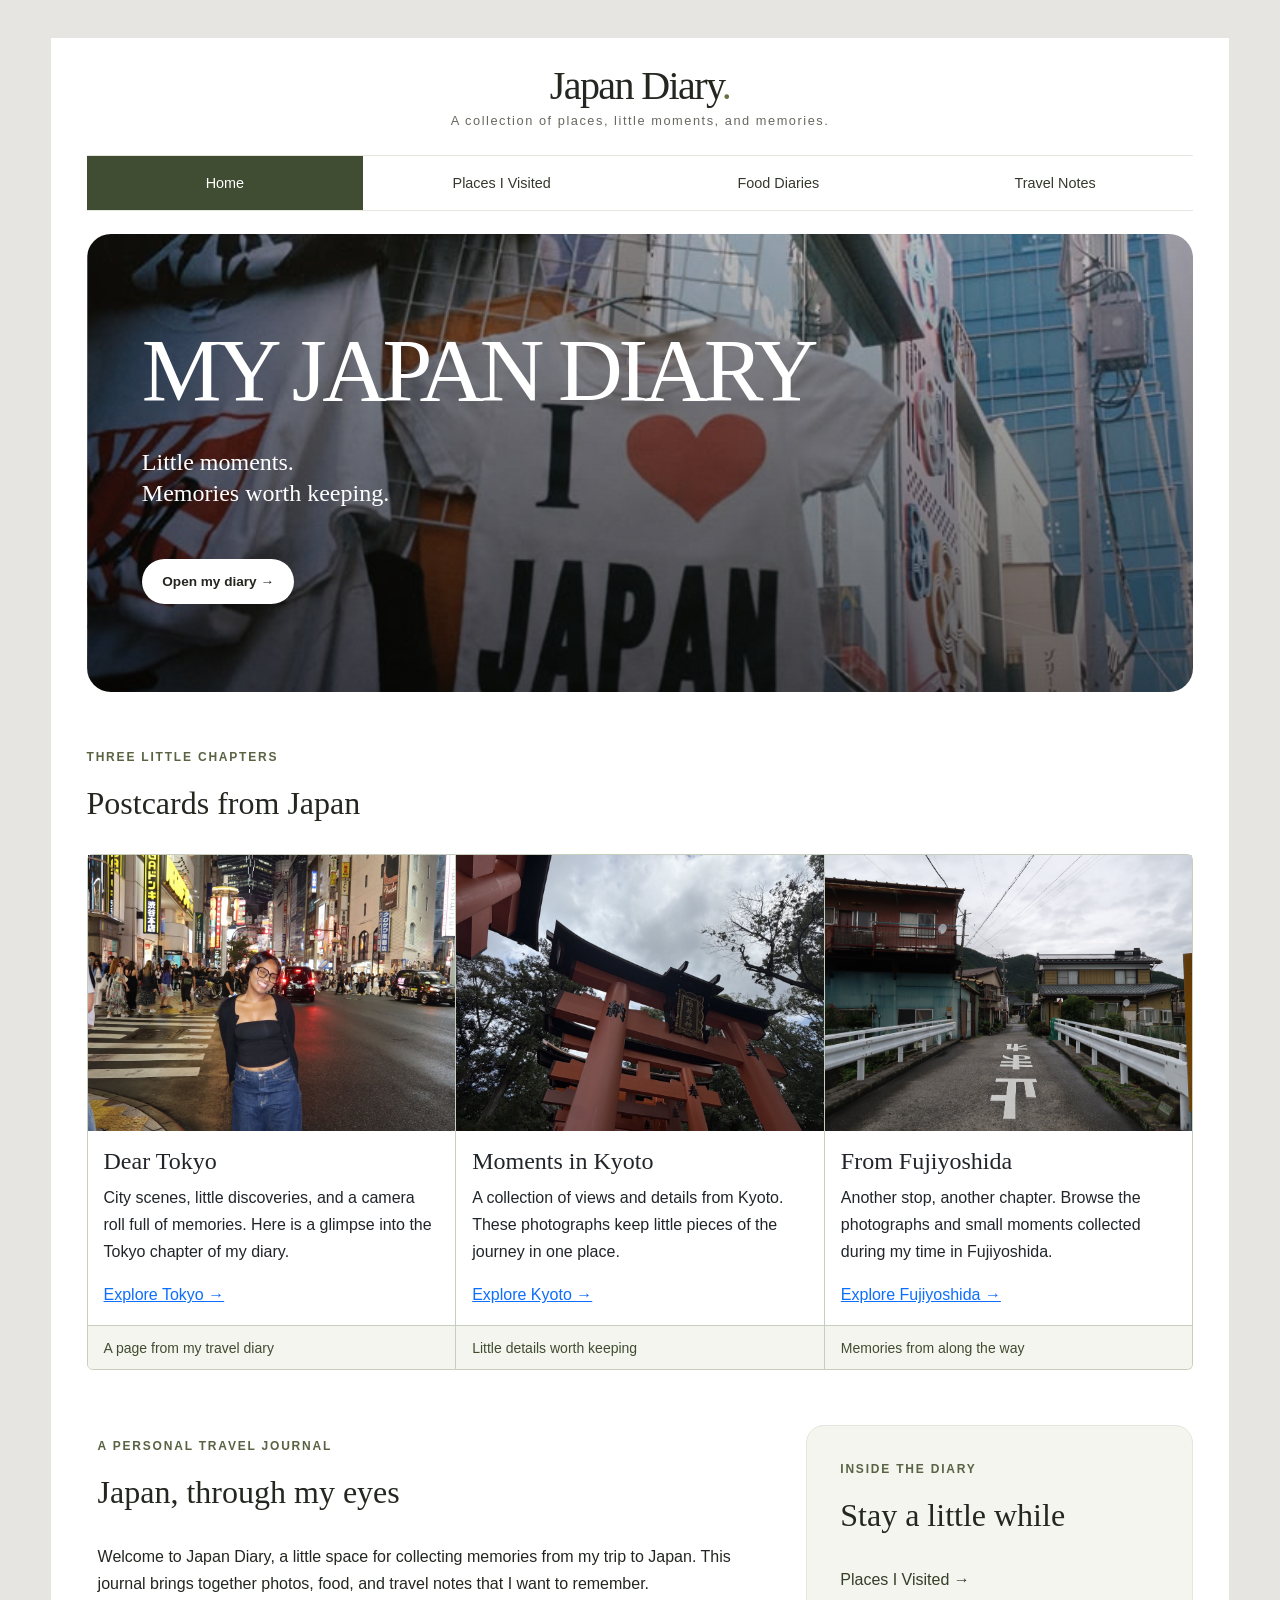
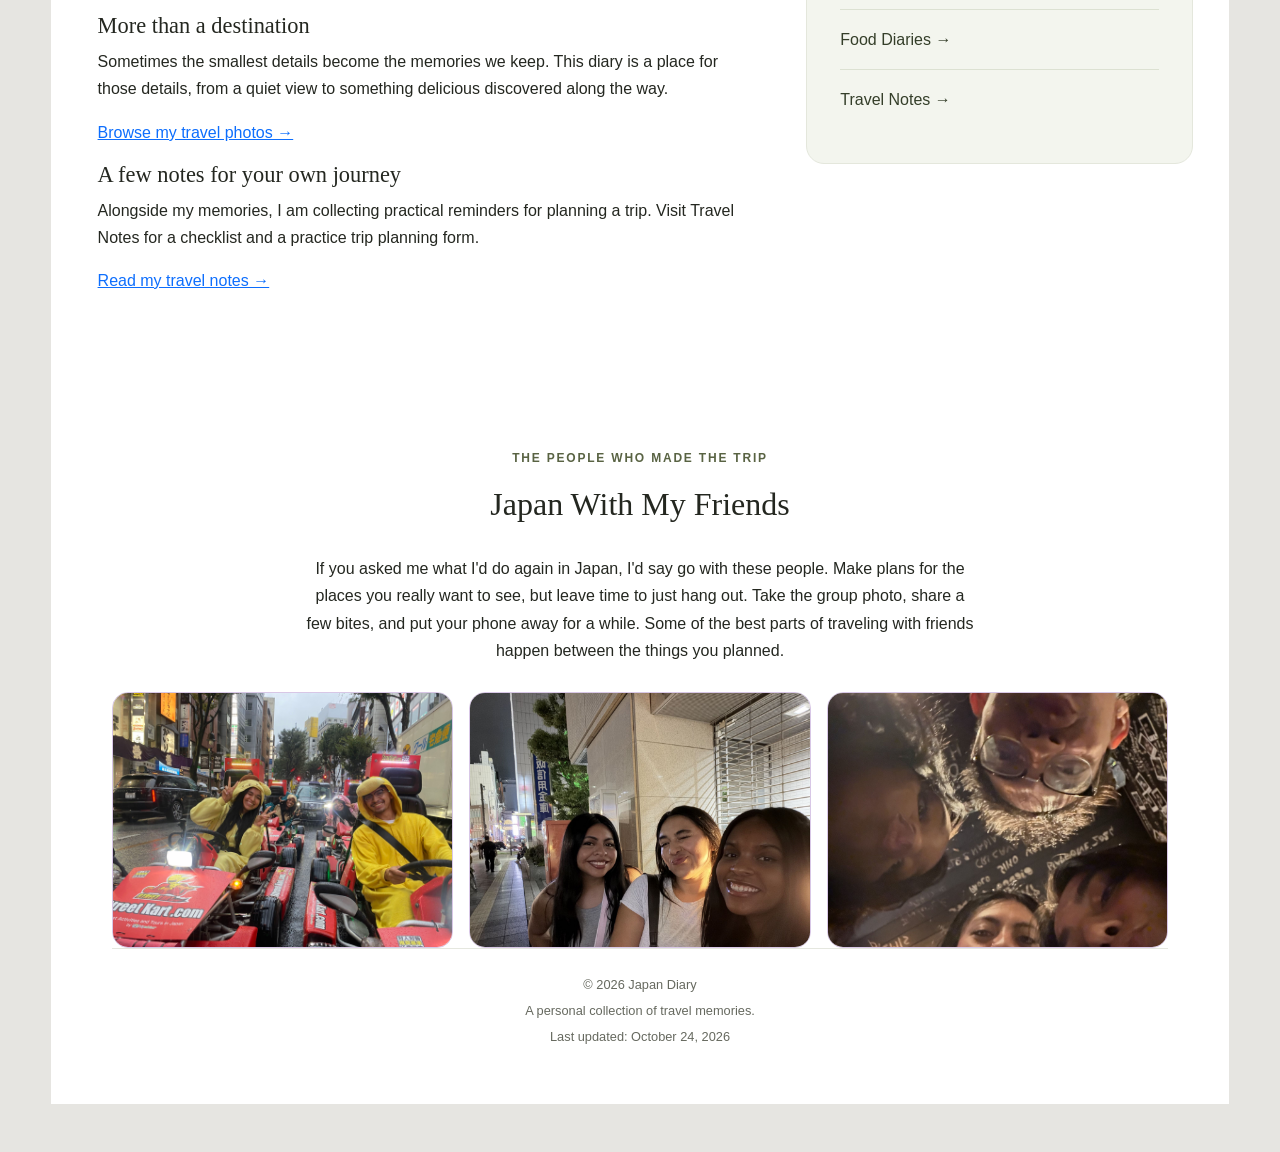
<file: index.html>
<!DOCTYPE html>
<html lang="en">
<head>
    <meta charset="UTF-8">
    <meta name="description"
          content="Japan Diary: travel memories, favorite places, food, and personal travel notes.">
    <meta name="viewport"
          content="width=device-width, initial-scale=1.0">
    <title>Japan Diary | Home</title>
    <link href="https://cdn.jsdelivr.net/npm/bootstrap@5.3.8/dist/css/bootstrap.min.css"
      rel="stylesheet">
<link rel="stylesheet" href="Styles.css">
</head>

<body>
    <header>
        <h1>Japan Diary<span>.</span></h1>
        <p>A collection of places, little moments, and memories.</p>
    </header>

    <nav aria-label="Main navigation">
        <ul>
            <li><a href="index.html" aria-current="page">Home</a></li>
            <li><a href="destinations.html">Places I Visited</a></li>
            <li><a href="food.html">Food Diaries</a></li>
            <li><a href="tips.html">Travel Notes</a></li>
        </ul>
    </nav>

    <main>
        <section class="hero">
            <h2>MY JAPAN DIARY</h2>
            <p>
                Little moments.<br>
                Memories worth keeping.
            </p>
            <a class="button" href="destinations.html">
                Open my diary &rarr;
            </a>
        </section>


        <section class="diary-highlights" aria-labelledby="highlights-title">
    <p class="eyebrow">THREE LITTLE CHAPTERS</p>
    <h2 id="highlights-title">Postcards from Japan</h2>

    <div class="card-group">
        <div class="card">
            <img src="Images/tokyo1.jpg"
                 class="card-img-top"
                 alt="A photograph from my Tokyo travel diary">

            <div class="card-body">
                <h3 class="card-title">Dear Tokyo</h3>
                <p class="card-text">
                    City scenes, little discoveries, and a camera
                    roll full of memories. Here is a glimpse
                    into the Tokyo chapter of my diary.
                </p>
                <a href="destinations.html#tokyo">
                    Explore Tokyo &rarr;
                </a>
            </div>

            <div class="card-footer">
                <small>A page from my travel diary</small>
            </div>
        </div>

        <div class="card">
            <img src="Images/kyoto1.jpg"
                 class="card-img-top"
                 alt="A photograph from my Kyoto travel diary">

            <div class="card-body">
                <h3 class="card-title">Moments in Kyoto</h3>
                <p class="card-text">
                    A collection of views and details from
                    Kyoto. These photographs keep little
                    pieces of the journey in one place.
                </p>
                <a href="destinations.html#kyoto">
                    Explore Kyoto &rarr;
                </a>
            </div>

            <div class="card-footer">
                <small>Little details worth keeping</small>
            </div>
        </div>

        <div class="card">
            <img src="Images/fujiyoshida1.jpg"
                 class="card-img-top"
                 alt="A photograph from my Fujiyoshida travel diary">

            <div class="card-body">
                <h3 class="card-title">From Fujiyoshida</h3>
                <p class="card-text">
                    Another stop, another chapter. Browse
                    the photographs and small moments
                    collected during my time in Fujiyoshida.
                </p>
                <a href="destinations.html#fujiyoshida">
                    Explore Fujiyoshida &rarr;
                </a>
            </div>

            <div class="card-footer">
                <small>Memories from along the way</small>
            </div>
        </div>
    </div>
</section>

        <div class="columns">
            <section id="welcome">
                <p class="eyebrow">A PERSONAL TRAVEL JOURNAL</p>
                <h2>Japan, through my eyes</h2>

                <p>
                    Welcome to Japan Diary, a little space for
                    collecting memories from my trip to Japan.
                    This journal brings together photos, food,
                    and travel notes that I want to remember.
                </p>

                <h3>More than a destination</h3>
                <p>
                    Sometimes the smallest details become the
                    memories we keep. This diary is a place for
                    those details, from a quiet view to something
                    delicious discovered along the way.
                </p>

                <p>
                    <a href="destinations.html">
                        Browse my travel photos &rarr;
                    </a>
                </p>

                <h3>A few notes for your own journey</h3>
                <p>
                    Alongside my memories, I am collecting
                    practical reminders for planning a trip.
                    Visit Travel Notes for a checklist and
                    a practice trip planning form.
                </p>

                <p>
                    <a href="tips.html">Read my travel notes &rarr;</a>
                </p>
            </section>

            <aside>
                <p class="eyebrow">INSIDE THE DIARY</p>
                <h2>Stay a little while</h2>
                <ul>
                    <li>
                        <a href="destinations.html">
                            Places I Visited &rarr;
                        </a>
                    </li>
                    <li>
                        <a href="food.html">Food Diaries &rarr;</a>
                    </li>
                    <li>
                        <a href="tips.html">Travel Notes &rarr;</a>
                    </li>
                </ul>
            </aside>
        </div>
    </main>

        <section class="diary-highlights friends-section" aria-labelledby="friends-title">
    <p class="eyebrow">THE PEOPLE WHO MADE THE TRIP</p>
    <h2 id="friends-title">Japan With My Friends</h2>

    <p class="friends-intro">
        If you asked me what I'd do again in Japan, I'd say go with
        these people. Make plans for the places you really want to see,
        but leave time to just hang out. Take the group photo, share a
        few bites, and put your phone away for a while. Some of the best
        parts of traveling with friends happen between the things you planned.
    </p>

    <div class="card-group">
    <figure class="card">
        <img src="friends/friends1.jpg"
             class="card-img-top"
             alt="My friends and I riding go-karts in Japan"
             loading="lazy">
    </figure>

    <figure class="card">
        <img src="friends/friends2.jpg"
             class="card-img-top"
             alt="My friends and I posing together on a city sidewalk"
             loading="lazy">
    </figure>

    <figure class="card">
        <img src="friends/friends3.jpg"
             class="card-img-top"
             alt="A group selfie with my friends in Japan"
             loading="lazy">
    </figure>
</div>


    <footer>
        <p>&copy; 2026 Japan Diary</p>
        <p>A personal collection of travel memories.</p>
        <p>Last updated: October 24, 2026</p>
    </footer>


<script src="https://cdn.jsdelivr.net/npm/bootstrap@5.3.8/dist/js/bootstrap.bundle.min.js"></script>
</body>
</html>
</file>
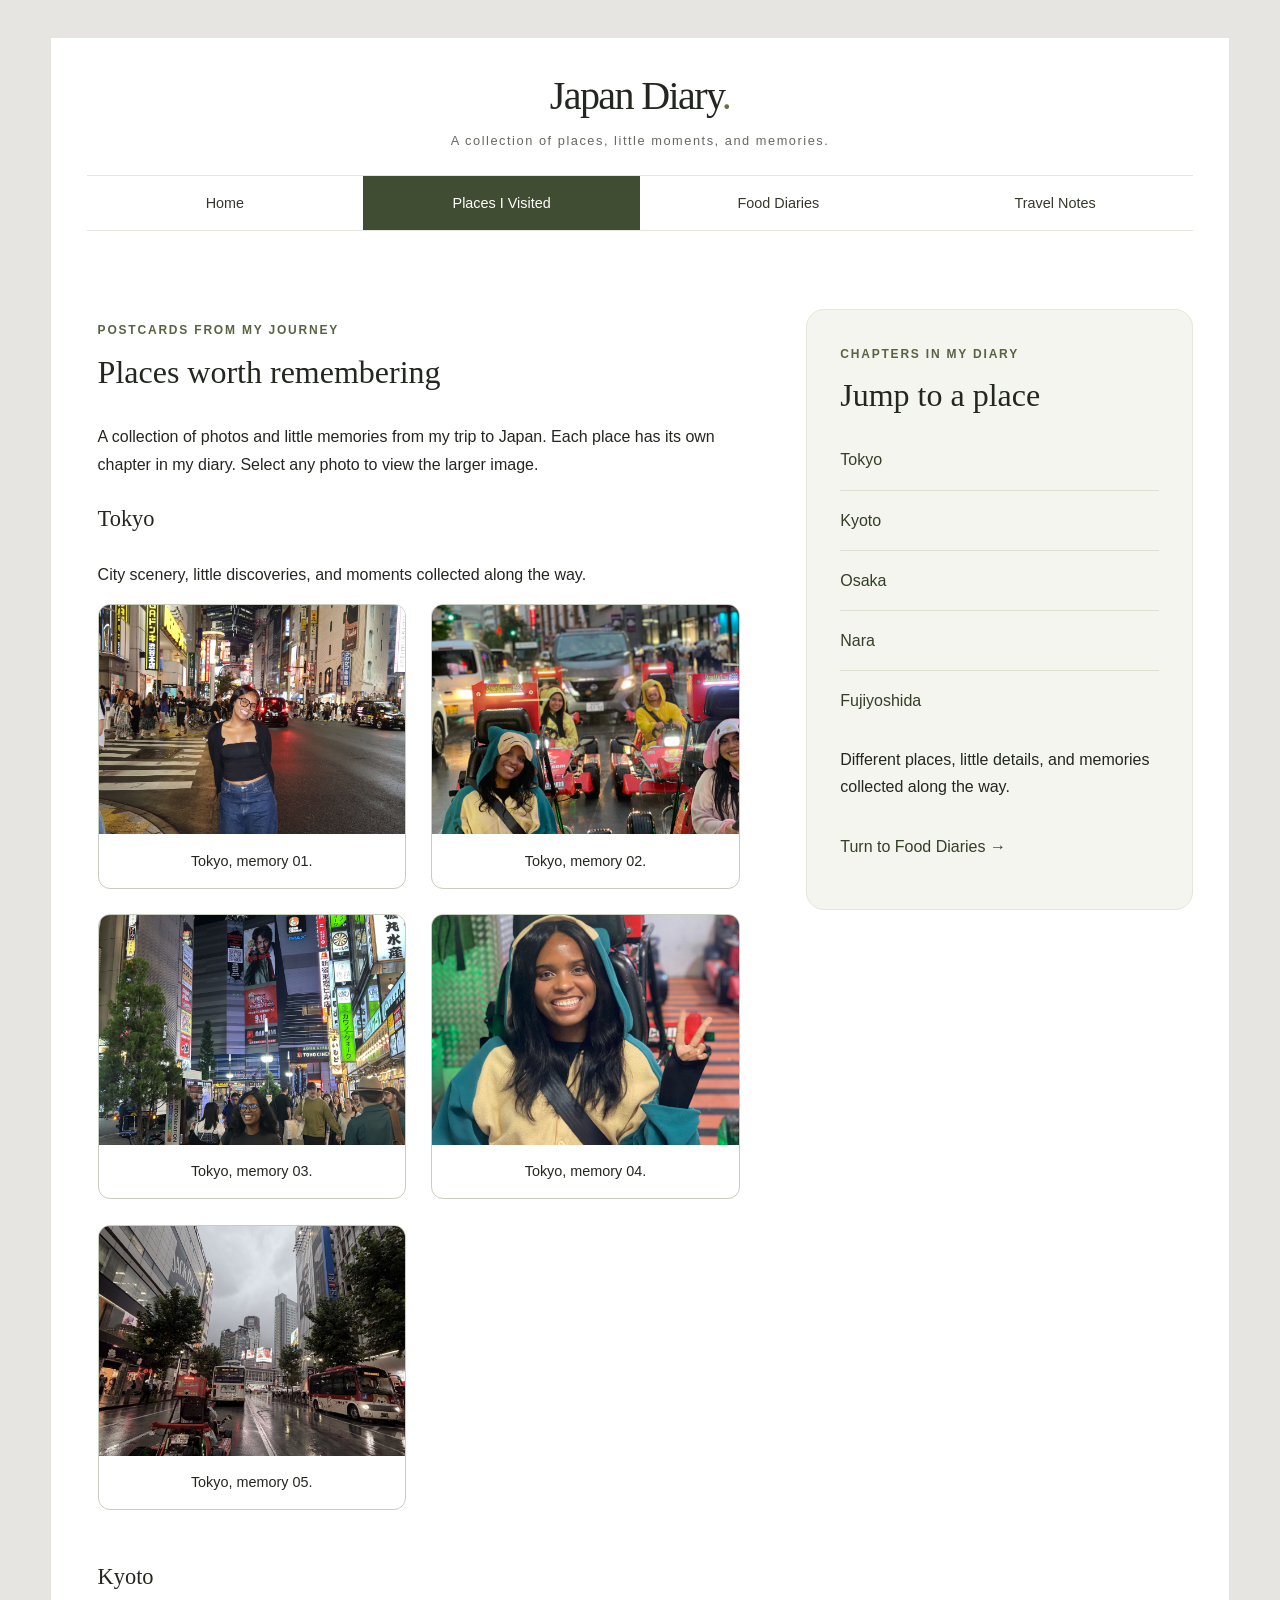
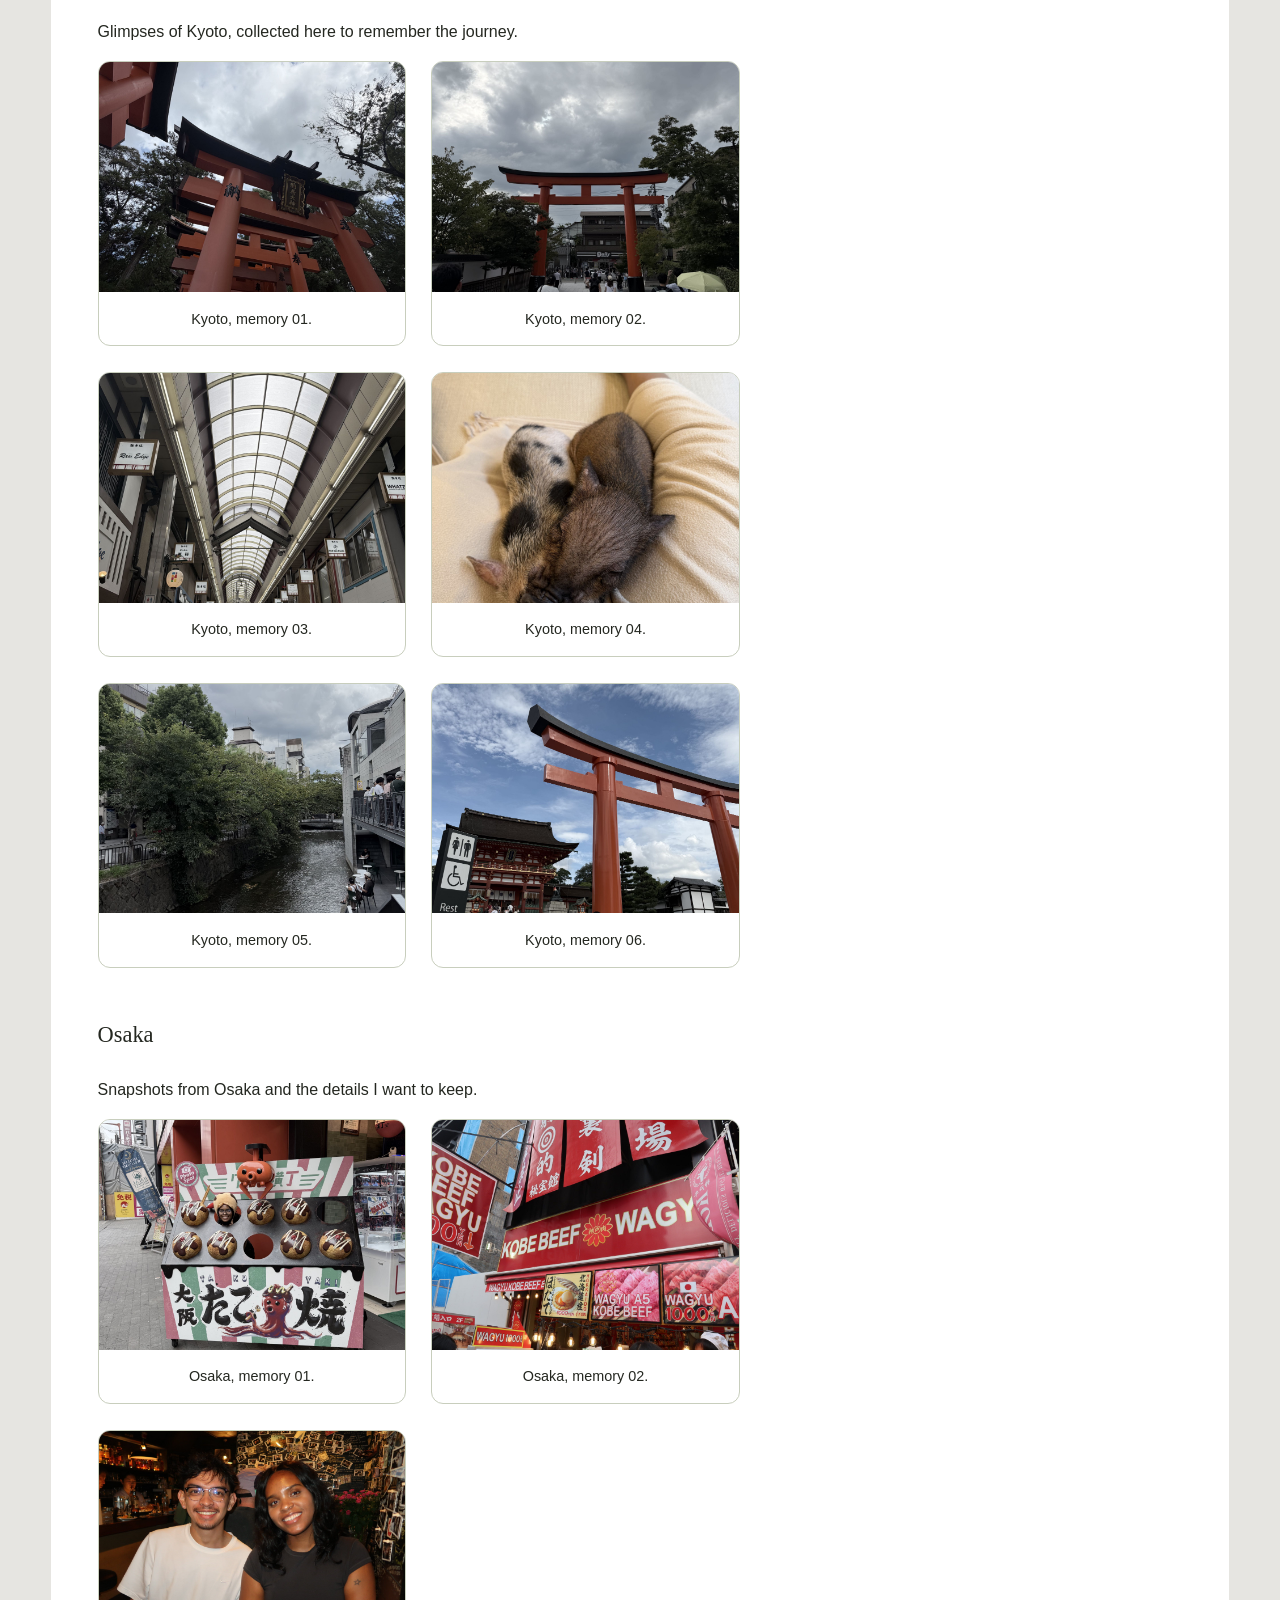
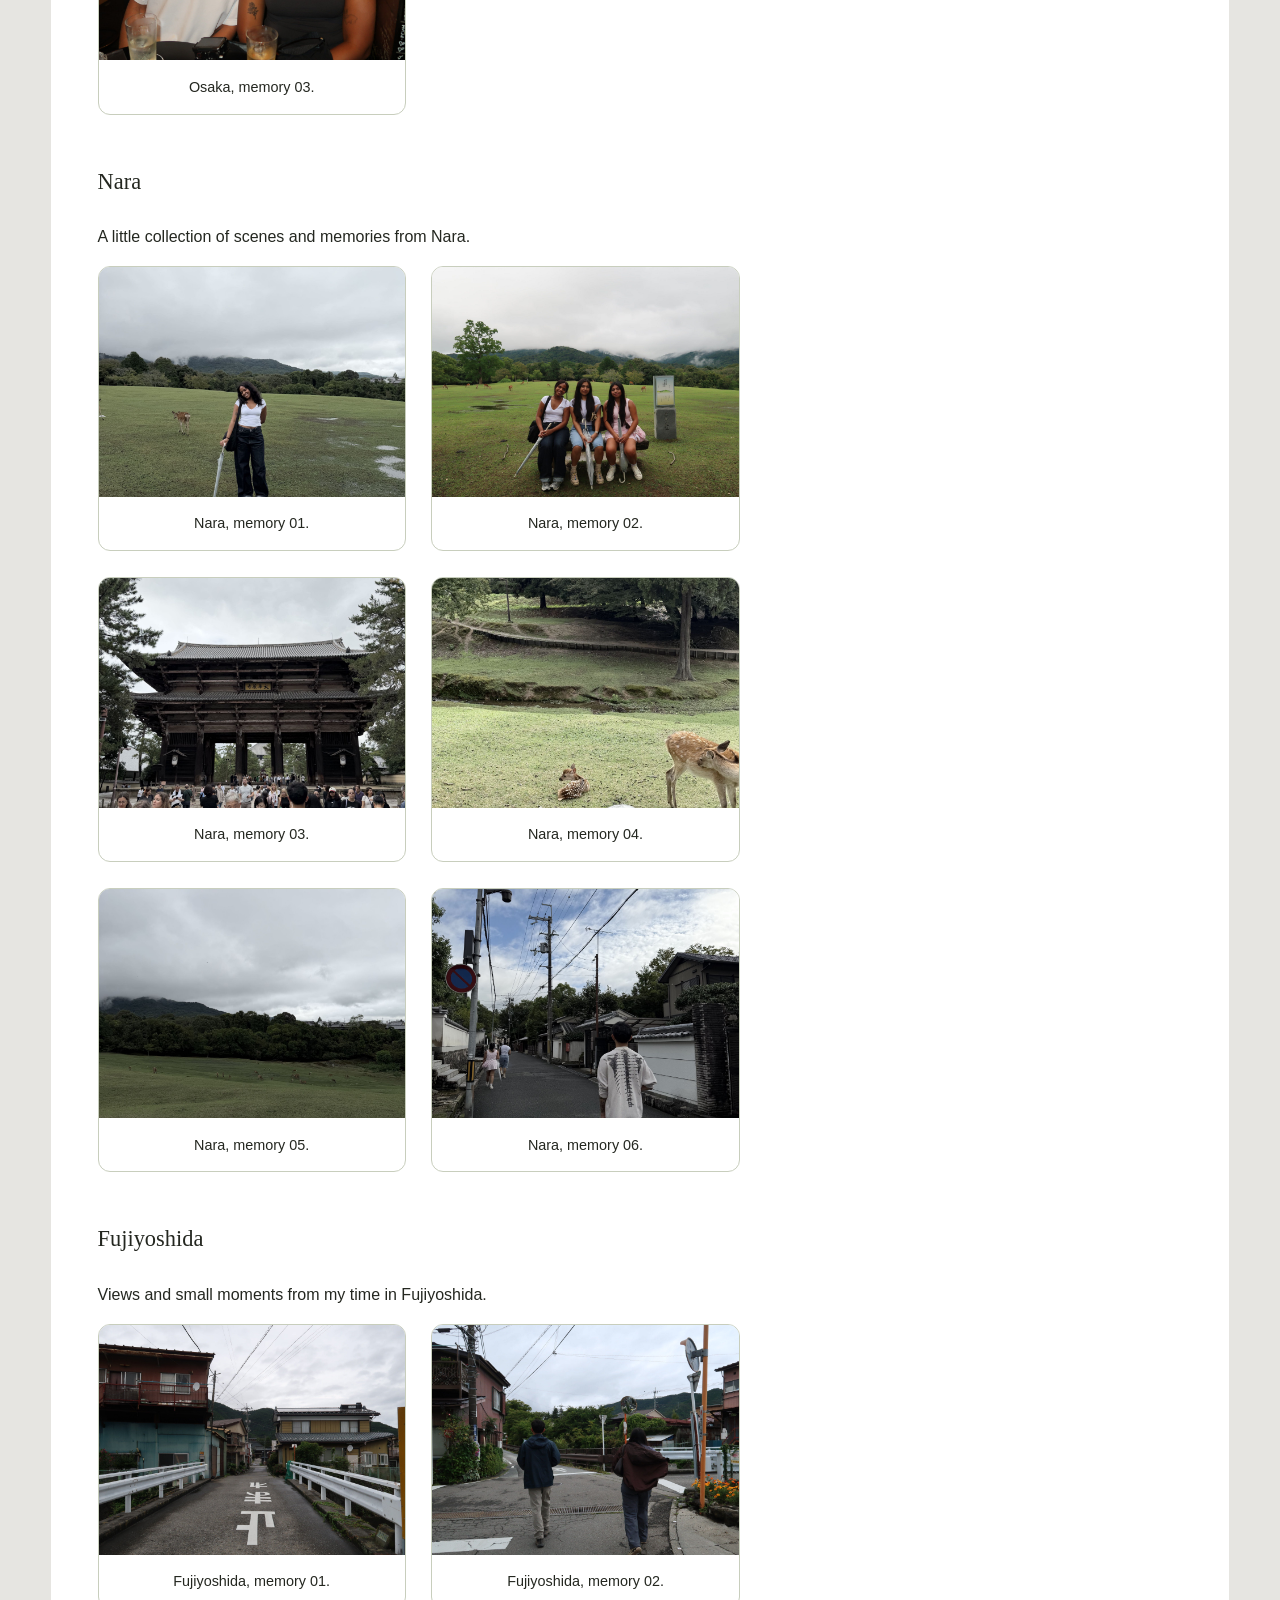
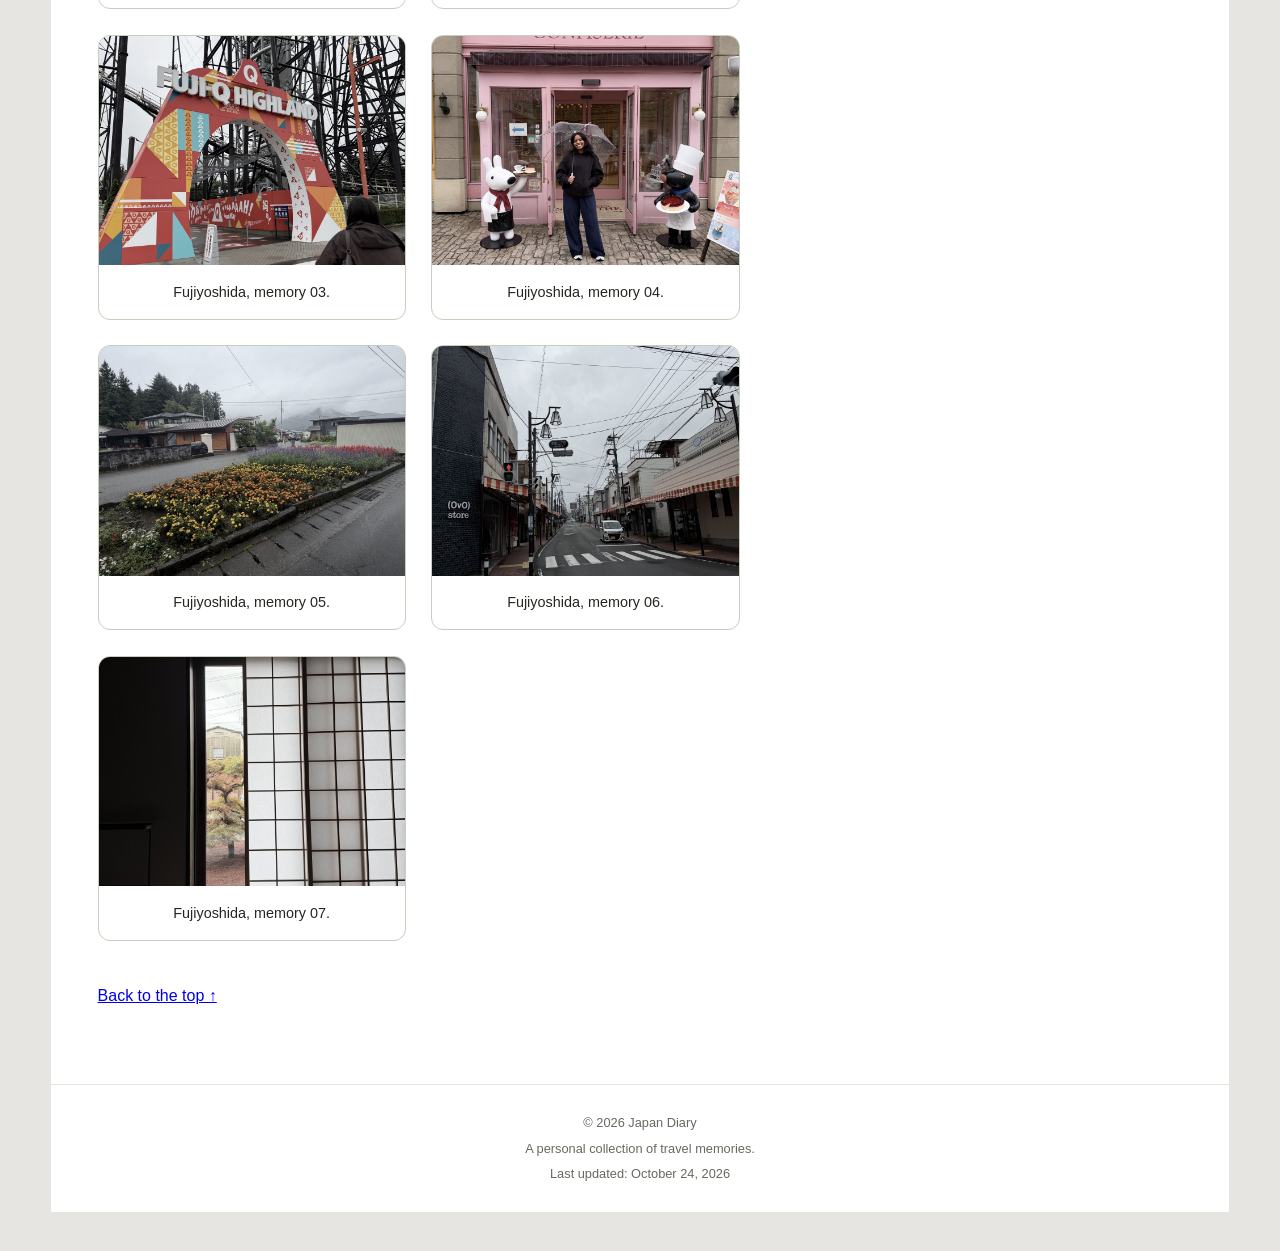
<file: destinations.html>
<!DOCTYPE html>
<html lang="en">
<head>
    <meta charset="UTF-8">
    <meta name="description"
          content="Japan Diary: photos and memories from Tokyo, Kyoto, Osaka, Nara, and Fujiyoshida.">
    <meta name="viewport"
          content="width=device-width, initial-scale=1.0">

    <title>Japan Diary | Places I Visited</title>
    <link rel="stylesheet" href="Styles.css">
</head>

<body>
    <header>
        <h1>Japan Diary<span>.</span></h1>
        <p>A collection of places, little moments, and memories.</p>
    </header>

    <nav aria-label="Main navigation">
        <ul>
            <li><a href="index.html">Home</a></li>
            <li>
                <a href="destinations.html" aria-current="page">
                    Places I Visited
                </a>
            </li>
            <li><a href="food.html">Food Diaries</a></li>
            <li><a href="tips.html">Travel Notes</a></li>
        </ul>
    </nav>

    <main>
        <div class="columns">
            <section id="welcome">
                <p class="eyebrow">POSTCARDS FROM MY JOURNEY</p>
                <h2>Places worth remembering</h2>

                <p>
                    A collection of photos and little memories
                    from my trip to Japan. Each place has its
                    own chapter in my diary. Select any photo
                    to view the larger image.
                </p>

                <!-- TOKYO: 5 PHOTOS -->
                <section id="tokyo">
                    <h3>Tokyo</h3>
                    <p>
                        City scenery, little discoveries,
                        and moments collected along the way.
                    </p>

                    <div class="gallery-grid">
                        <div class="gallery">
                            <a href="Images/tokyo1.jpg">
                                <img src="Images/tokyo1.jpg"
                                     alt="Tokyo travel photo 1"
                                     loading="lazy">
                            </a>
                            <div class="desc">Tokyo, memory 01.</div>
                        </div>

                        <div class="gallery">
                            <a href="Images/tokyo2.jpg">
                                <img src="Images/tokyo2.jpg"
                                     alt="Tokyo travel photo 2"
                                     loading="lazy">
                            </a>
                            <div class="desc">Tokyo, memory 02.</div>
                        </div>

                        <div class="gallery">
                            <a href="Images/tokyo3.jpg">
                                <img src="Images/tokyo3.jpg"
                                     alt="Tokyo travel photo 3"
                                     loading="lazy">
                            </a>
                            <div class="desc">Tokyo, memory 03.</div>
                        </div>

                        <div class="gallery">
                            <a href="Images/tokyo4.jpg">
                                <img src="Images/tokyo4.jpg"
                                     alt="Tokyo travel photo 4"
                                     loading="lazy">
                            </a>
                            <div class="desc">Tokyo, memory 04.</div>
                        </div>

                        <div class="gallery">
                            <a href="Images/tokyo5.jpg">
                                <img src="Images/tokyo5.jpg"
                                     alt="Tokyo travel photo 5"
                                     loading="lazy">
                            </a>
                            <div class="desc">Tokyo, memory 05.</div>
                        </div>
                    </div>
                </section>

                <!-- KYOTO: 6 PHOTOS -->
                <section id="kyoto">
                    <h3>Kyoto</h3>
                    <p>
                        Glimpses of Kyoto, collected here
                        to remember the journey.
                    </p>

                    <div class="gallery-grid">
                        <div class="gallery">
                            <a href="Images/kyoto1.jpg">
                                <img src="Images/kyoto1.jpg"
                                     alt="Kyoto travel photo 1"
                                     loading="lazy">
                            </a>
                            <div class="desc">Kyoto, memory 01.</div>
                        </div>

                        <div class="gallery">
                            <a href="Images/kyoto2.jpg">
                                <img src="Images/kyoto2.jpg"
                                     alt="Kyoto travel photo 2"
                                     loading="lazy">
                            </a>
                            <div class="desc">Kyoto, memory 02.</div>
                        </div>

                        <div class="gallery">
                            <a href="Images/kyoto3.jpg">
                                <img src="Images/kyoto3.jpg"
                                     alt="Kyoto travel photo 3"
                                     loading="lazy">
                            </a>
                            <div class="desc">Kyoto, memory 03.</div>
                        </div>

                        <div class="gallery">
                            <a href="Images/kyoto4.jpg">
                                <img src="Images/kyoto4.jpg"
                                     alt="Kyoto travel photo 4"
                                     loading="lazy">
                            </a>
                            <div class="desc">Kyoto, memory 04.</div>
                        </div>

                        <div class="gallery">
                            <a href="Images/kyoto5.jpg">
                                <img src="Images/kyoto5.jpg"
                                     alt="Kyoto travel photo 5"
                                     loading="lazy">
                            </a>
                            <div class="desc">Kyoto, memory 05.</div>
                        </div>

                        <div class="gallery">
                            <a href="Images/kyoto6.jpg">
                                <img src="Images/kyoto6.jpg"
                                     alt="Kyoto travel photo 6"
                                     loading="lazy">
                            </a>
                            <div class="desc">Kyoto, memory 06.</div>
                        </div>
                    </div>
                </section>

                <!-- OSAKA: 3 PHOTOS -->
                <section id="osaka">
                    <h3>Osaka</h3>
                    <p>
                        Snapshots from Osaka and the
                        details I want to keep.
                    </p>

                    <div class="gallery-grid">
                        <div class="gallery">
                            <a href="Images/osaka1.jpg">
                                <img src="Images/osaka1.jpg"
                                     alt="Osaka travel photo 1"
                                     loading="lazy">
                            </a>
                            <div class="desc">Osaka, memory 01.</div>
                        </div>

                        <div class="gallery">
                            <a href="Images/osaka2.jpg">
                                <img src="Images/osaka2.jpg"
                                     alt="Osaka travel photo 2"
                                     loading="lazy">
                            </a>
                            <div class="desc">Osaka, memory 02.</div>
                        </div>

                        <div class="gallery">
                            <a href="Images/osaka3.jpg">
                                <img src="Images/osaka3.jpg"
                                     alt="Osaka travel photo 3"
                                     loading="lazy">
                            </a>
                            <div class="desc">Osaka, memory 03.</div>
                        </div>
                    </div>
                </section>

                <!-- NARA: 6 PHOTOS -->
                <section id="nara">
                    <h3>Nara</h3>
                    <p>
                        A little collection of scenes
                        and memories from Nara.
                    </p>

                    <div class="gallery-grid">
                        <div class="gallery">
                            <a href="Images/nara1.jpg">
                                <img src="Images/nara1.jpg"
                                     alt="Nara travel photo 1"
                                     loading="lazy">
                            </a>
                            <div class="desc">Nara, memory 01.</div>
                        </div>

                        <div class="gallery">
                            <a href="Images/nara2.jpg">
                                <img src="Images/nara2.jpg"
                                     alt="Nara travel photo 2"
                                     loading="lazy">
                            </a>
                            <div class="desc">Nara, memory 02.</div>
                        </div>

                        <div class="gallery">
                            <a href="Images/nara3.jpg">
                                <img src="Images/nara3.jpg"
                                     alt="Nara travel photo 3"
                                     loading="lazy">
                            </a>
                            <div class="desc">Nara, memory 03.</div>
                        </div>

                        <div class="gallery">
                            <a href="Images/nara4.jpg">
                                <img src="Images/nara4.jpg"
                                     alt="Nara travel photo 4"
                                     loading="lazy">
                            </a>
                            <div class="desc">Nara, memory 04.</div>
                        </div>

                        <div class="gallery">
                            <a href="Images/nara5.jpg">
                                <img src="Images/nara5.jpg"
                                     alt="Nara travel photo 5"
                                     loading="lazy">
                            </a>
                            <div class="desc">Nara, memory 05.</div>
                        </div>

                        <div class="gallery">
                            <a href="Images/nara6.jpg">
                                <img src="Images/nara6.jpg"
                                     alt="Nara travel photo 6"
                                     loading="lazy">
                            </a>
                            <div class="desc">Nara, memory 06.</div>
                        </div>
                    </div>
                </section>

                <!-- FUJIYOSHIDA: 7 PHOTOS -->
                <section id="fujiyoshida">
                    <h3>Fujiyoshida</h3>
                    <p>
                        Views and small moments from
                        my time in Fujiyoshida.
                    </p>

                    <div class="gallery-grid">
                        <div class="gallery">
                            <a href="Images/fujiyoshida1.jpg">
                                <img src="Images/fujiyoshida1.jpg"
                                     alt="Fujiyoshida travel photo 1"
                                     loading="lazy">
                            </a>
                            <div class="desc">
                                Fujiyoshida, memory 01.
                            </div>
                        </div>

                        <div class="gallery">
                            <a href="Images/fujiyoshida2.jpg">
                                <img src="Images/fujiyoshida2.jpg"
                                     alt="Fujiyoshida travel photo 2"
                                     loading="lazy">
                            </a>
                            <div class="desc">
                                Fujiyoshida, memory 02.
                            </div>
                        </div>

                        <div class="gallery">
                            <a href="Images/fujiyoshida3.jpg">
                                <img src="Images/fujiyoshida3.jpg"
                                     alt="Fujiyoshida travel photo 3"
                                     loading="lazy">
                            </a>
                            <div class="desc">
                                Fujiyoshida, memory 03.
                            </div>
                        </div>

                        <div class="gallery">
                            <a href="Images/fujiyoshida4.jpg">
                                <img src="Images/fujiyoshida4.jpg"
                                     alt="Fujiyoshida travel photo 4"
                                     loading="lazy">
                            </a>
                            <div class="desc">
                                Fujiyoshida, memory 04.
                            </div>
                        </div>

                        <div class="gallery">
                            <a href="Images/fujiyoshida5.jpg">
                                <img src="Images/fujiyoshida5.jpg"
                                     alt="Fujiyoshida travel photo 5"
                                     loading="lazy">
                            </a>
                            <div class="desc">
                                Fujiyoshida, memory 05.
                            </div>
                        </div>

                        <div class="gallery">
                            <a href="Images/fujiyoshida6.jpg">
                                <img src="Images/fujiyoshida6.jpg"
                                     alt="Fujiyoshida travel photo 6"
                                     loading="lazy">
                            </a>
                            <div class="desc">
                                Fujiyoshida, memory 06.
                            </div>
                        </div>

                        <div class="gallery">
                            <a href="Images/fujiyoshida7.jpg">
                                <img src="Images/fujiyoshida7.jpg"
                                     alt="Fujiyoshida travel photo 7"
                                     loading="lazy">
                            </a>
                            <div class="desc">
                                Fujiyoshida, memory 07.
                            </div>
                        </div>
                    </div>
                </section>

                <p>
                    <a href="#welcome">Back to the top &uarr;</a>
                </p>
            </section>

            <aside>
                <p class="eyebrow">CHAPTERS IN MY DIARY</p>
                <h2>Jump to a place</h2>

                <ul>
                    <li><a href="#tokyo">Tokyo</a></li>
                    <li><a href="#kyoto">Kyoto</a></li>
                    <li><a href="#osaka">Osaka</a></li>
                    <li><a href="#nara">Nara</a></li>
                    <li><a href="#fujiyoshida">Fujiyoshida</a></li>
                </ul>

                <p>
                    Different places, little details,
                    and memories collected along the way.
                </p>

                <a href="food.html">
                    Turn to Food Diaries &rarr;
                </a>
            </aside>
        </div>
    </main>

    <footer>
        <p>&copy; 2026 Japan Diary</p>
        <p>A personal collection of travel memories.</p>
        <p>Last updated: October 24, 2026</p>
    </footer>
</body>
</html>
</file>
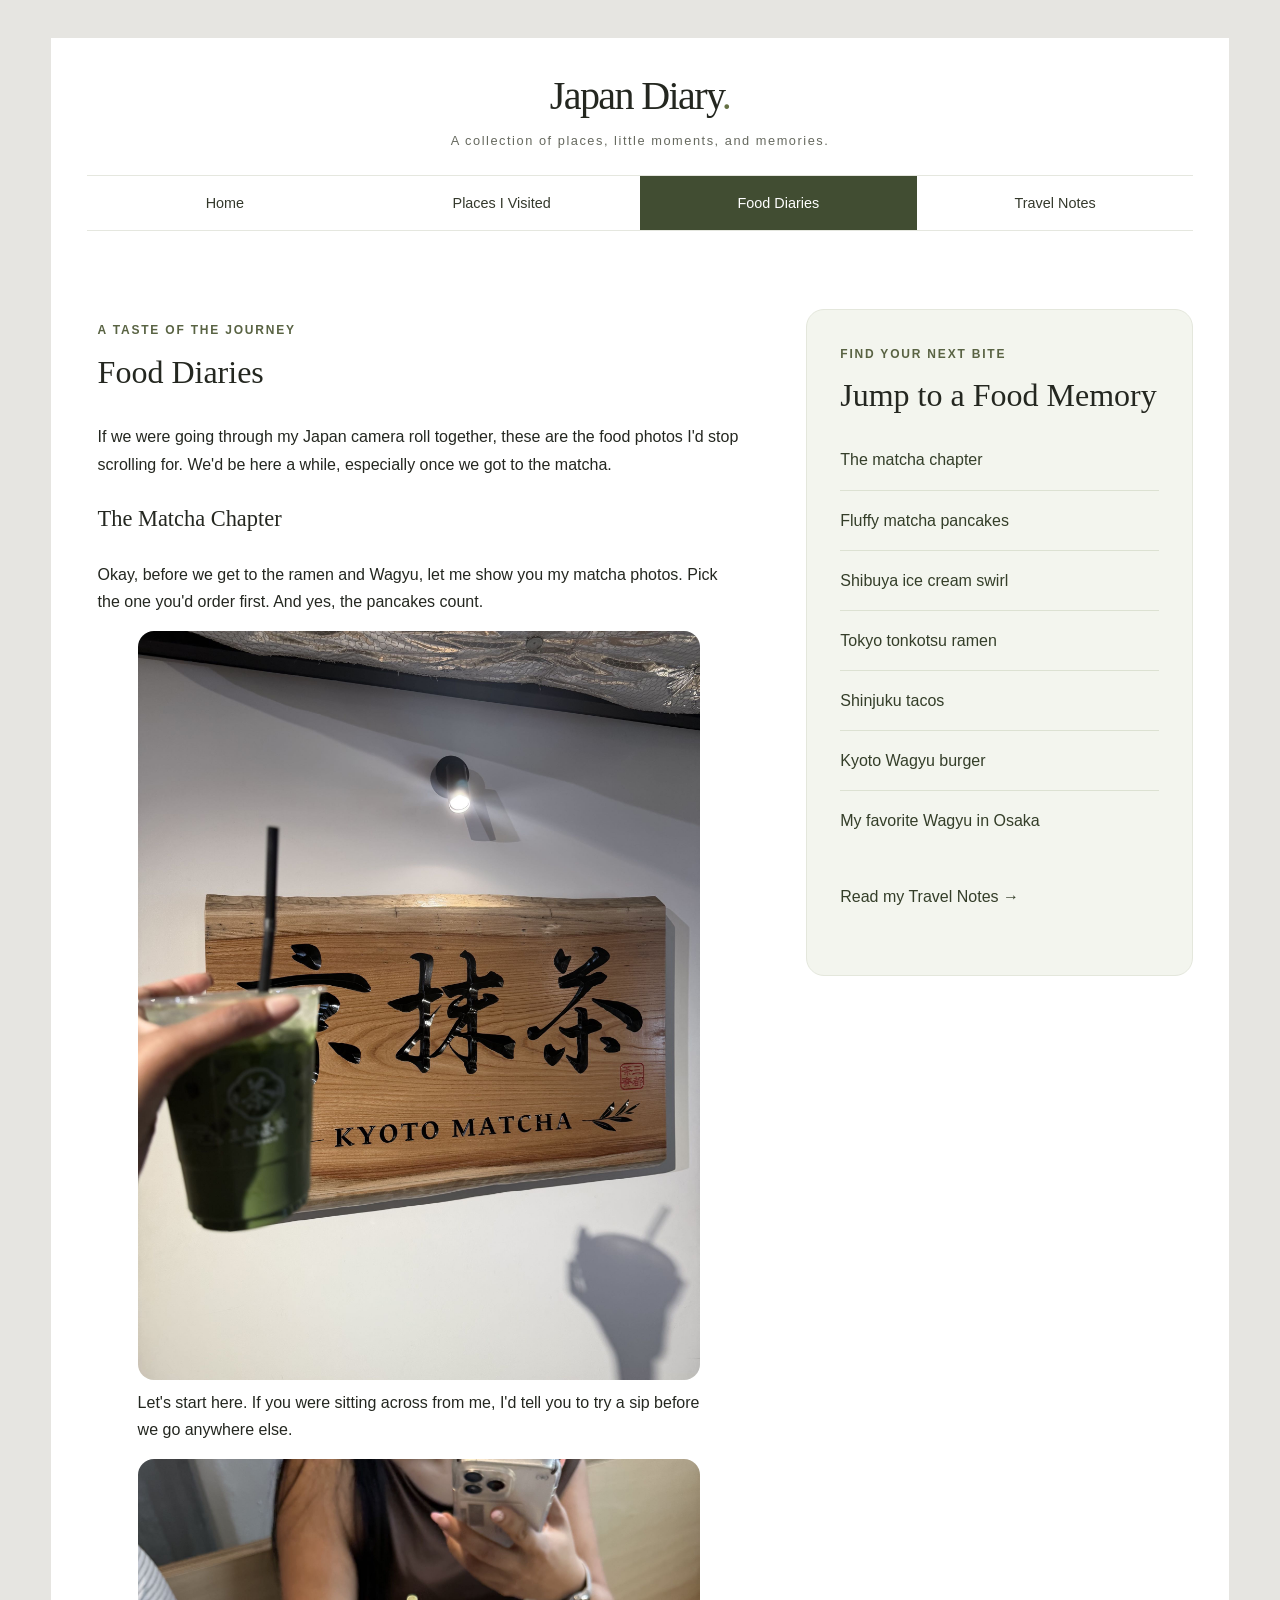
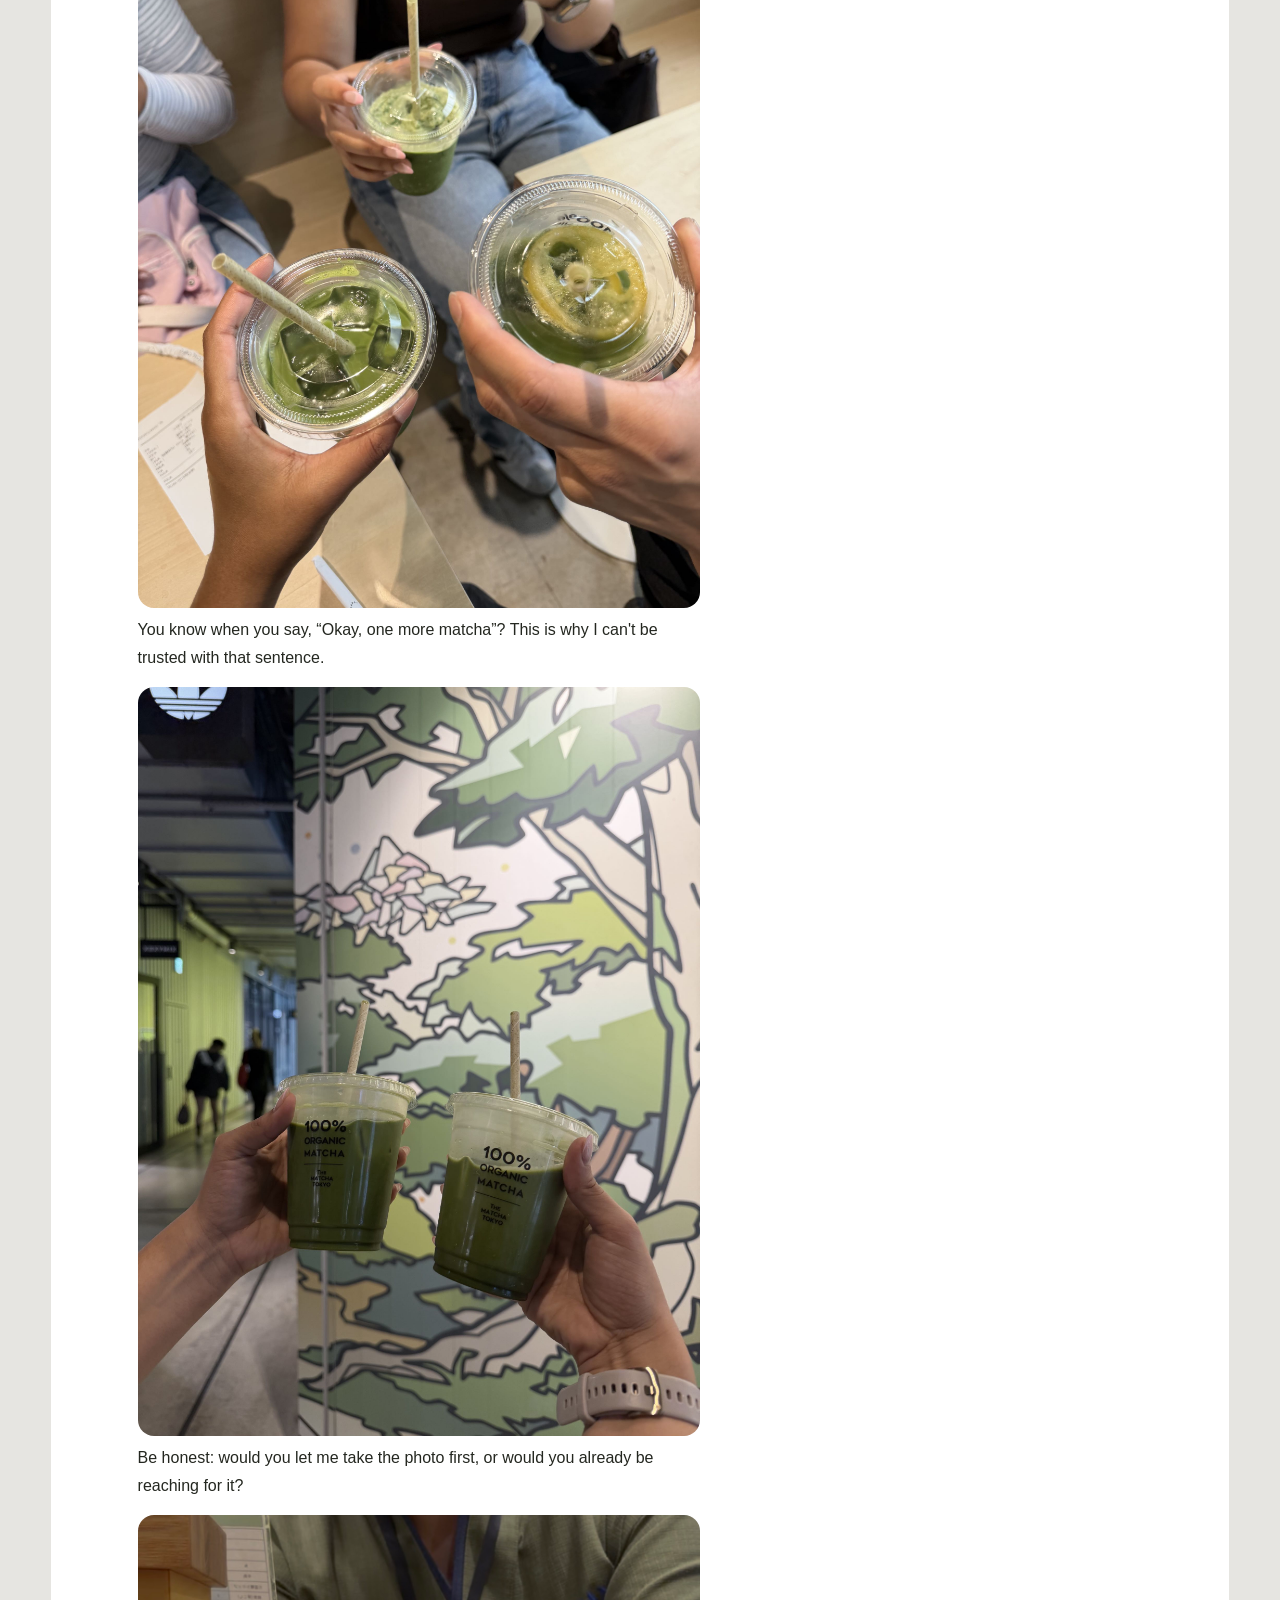
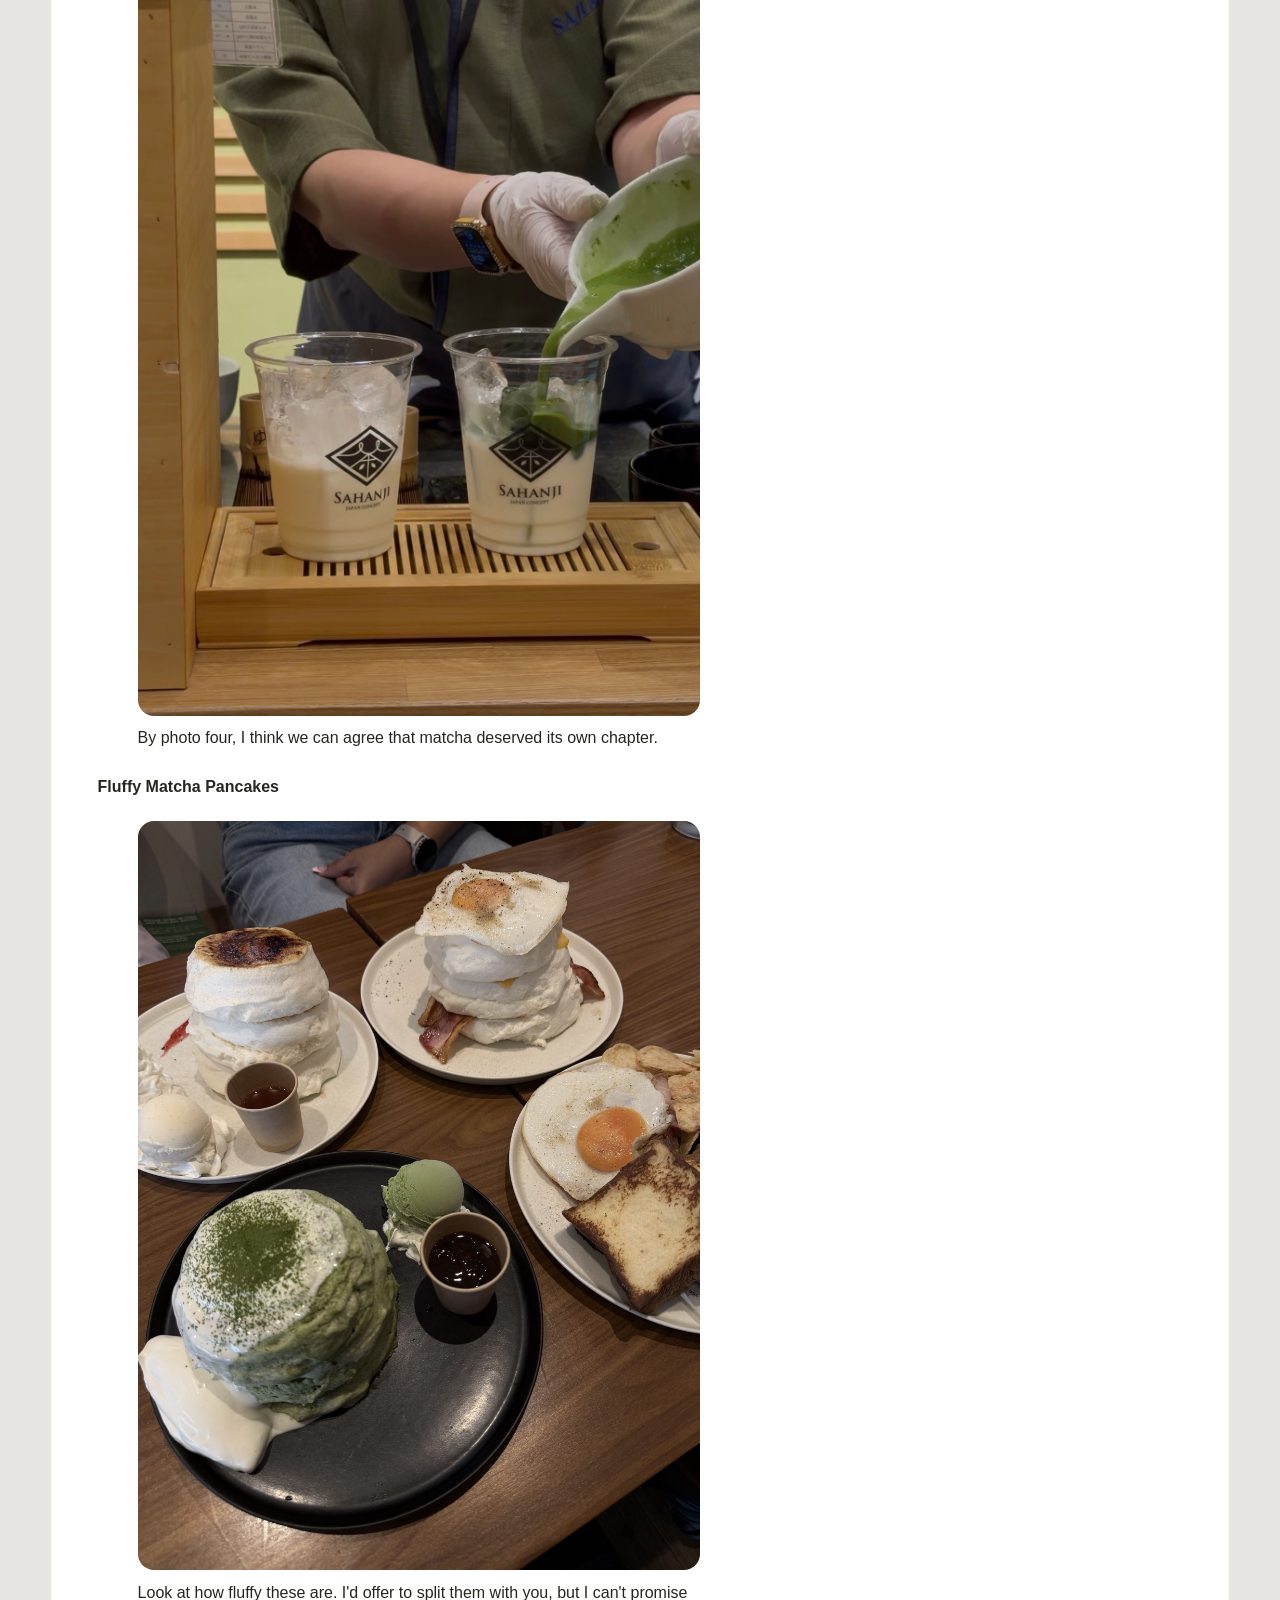
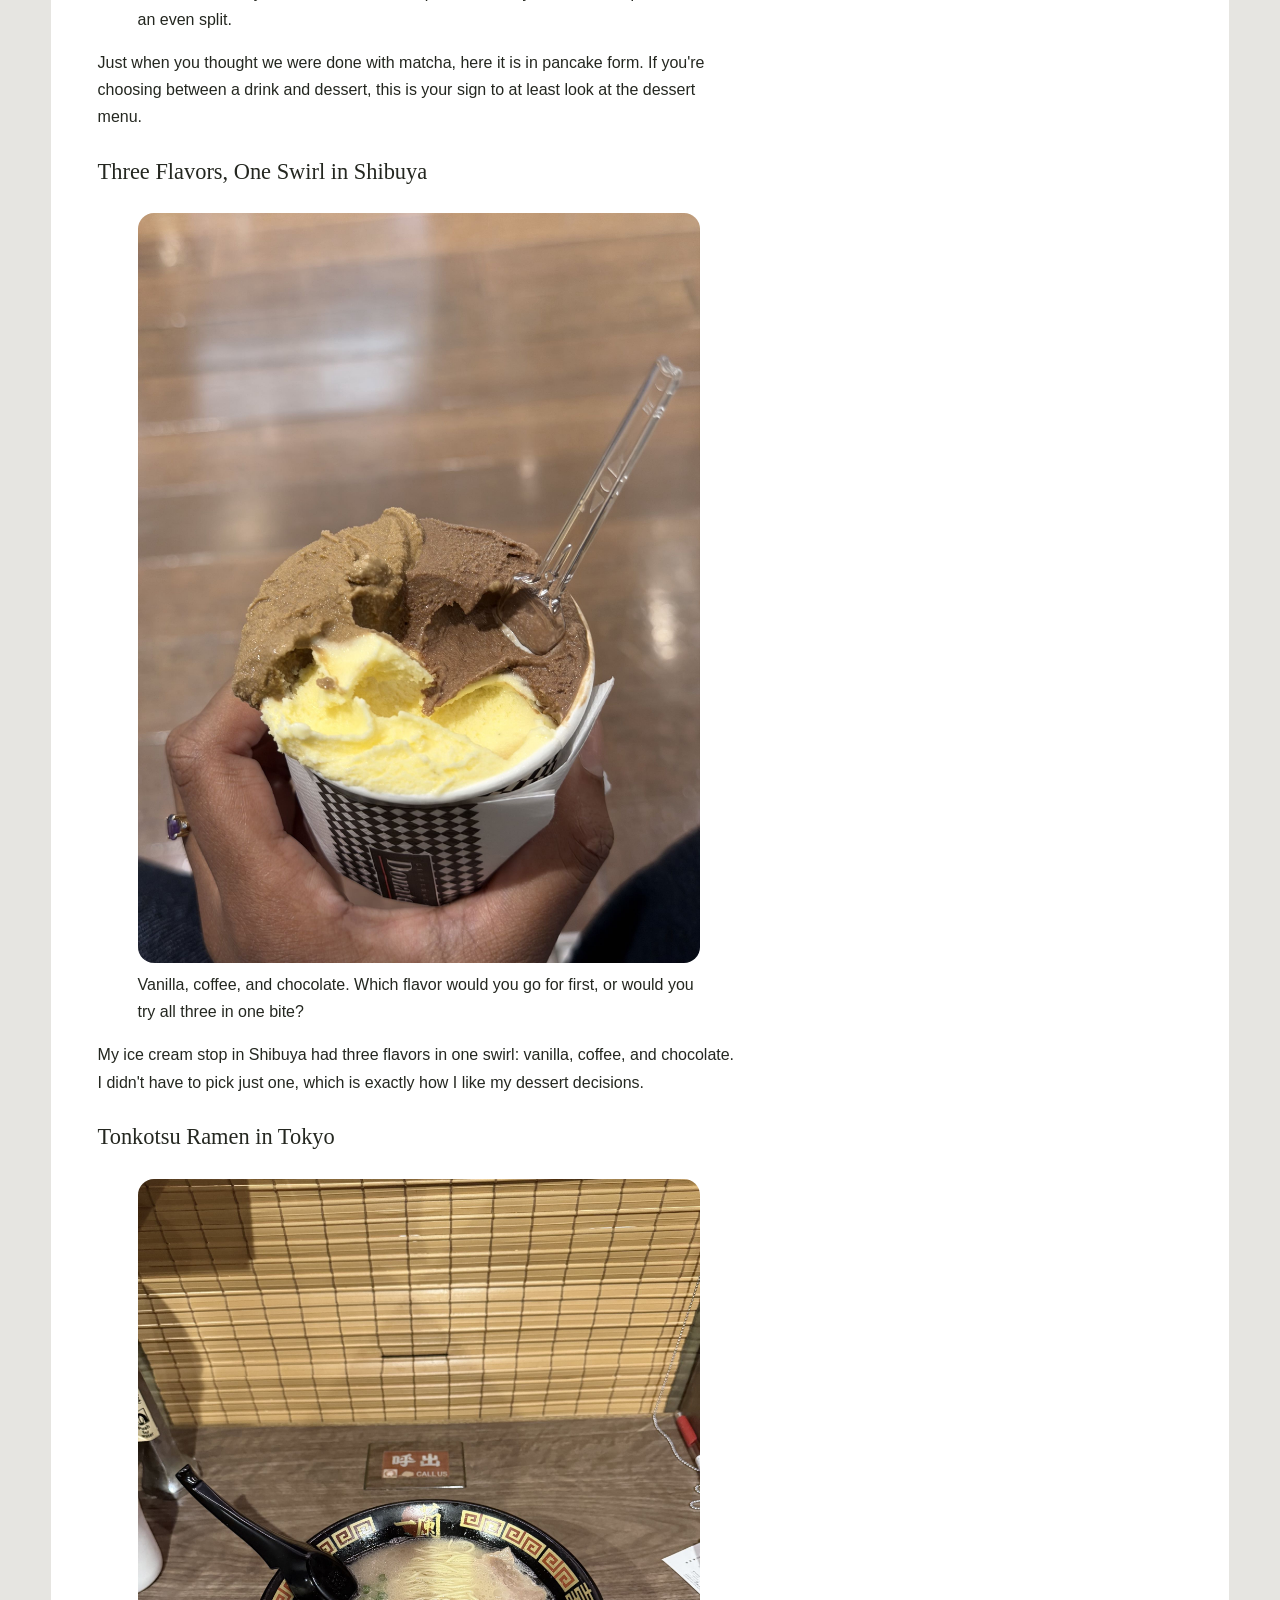
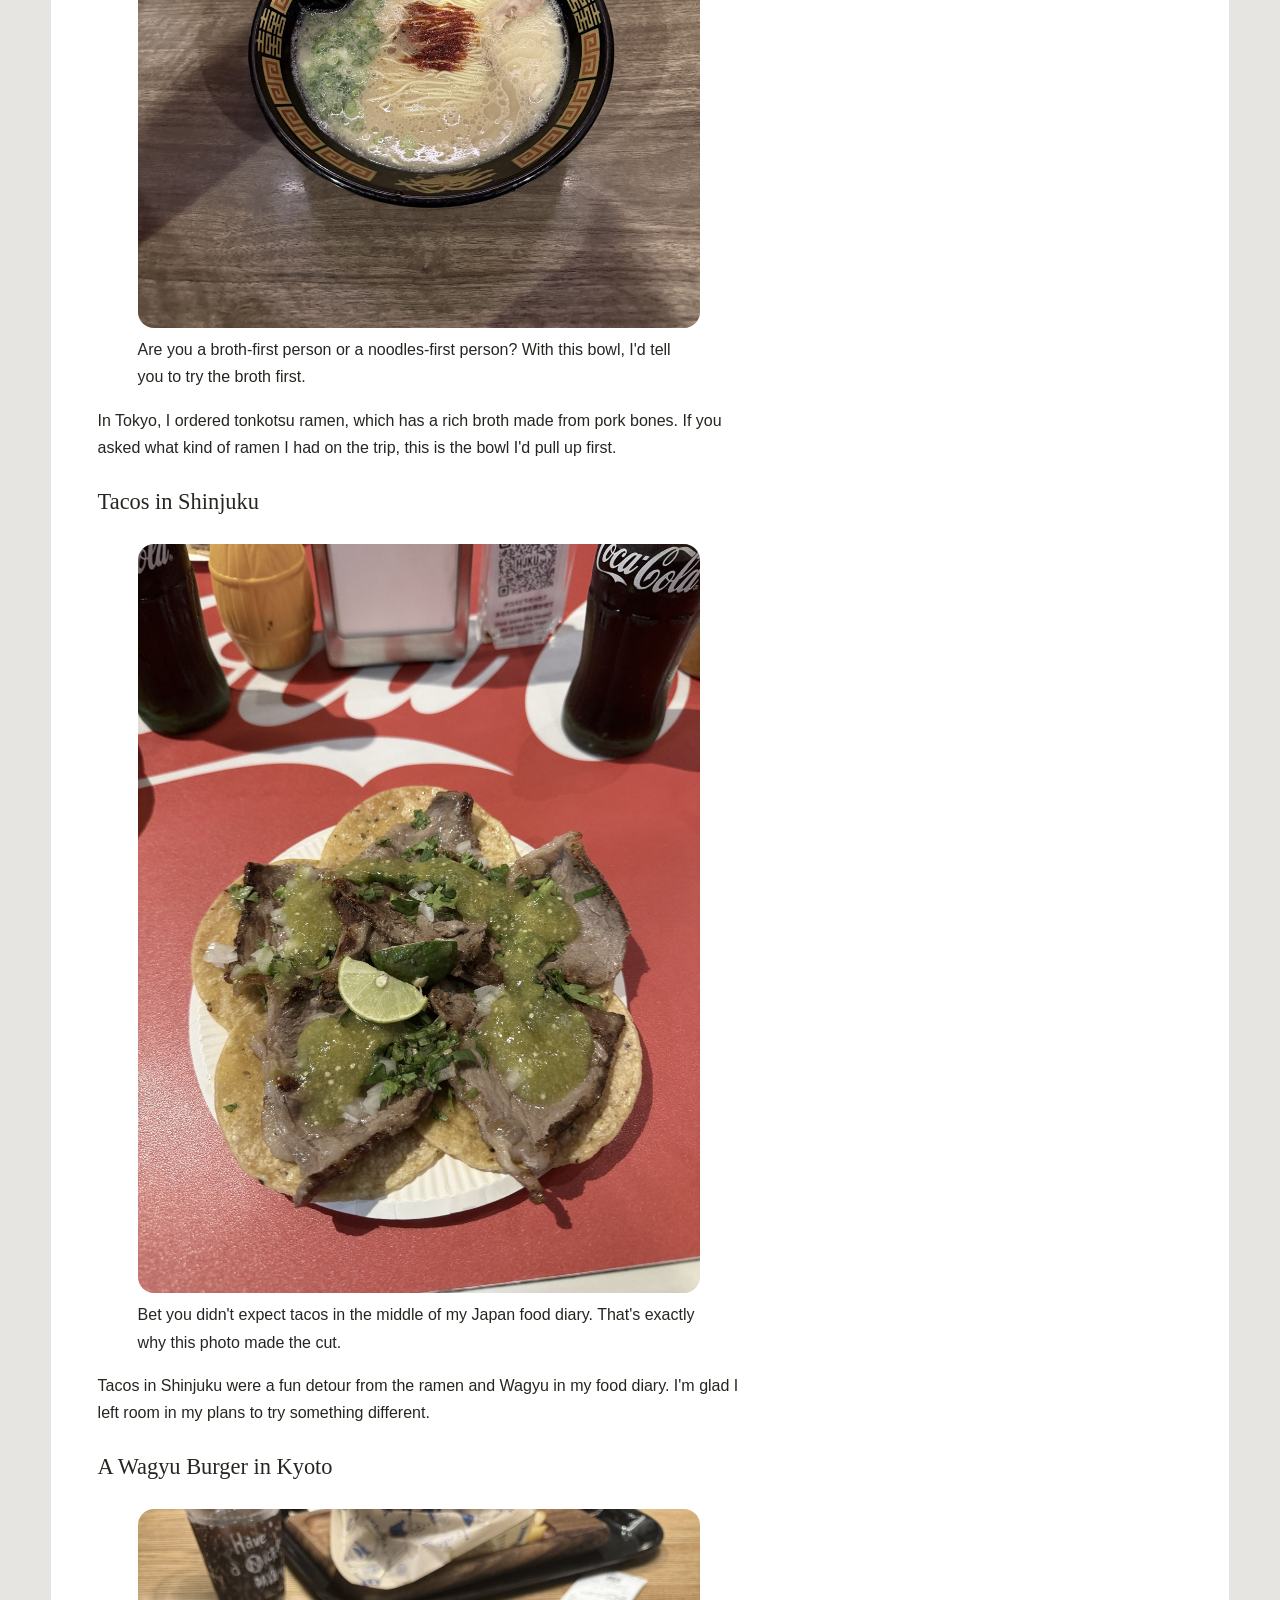
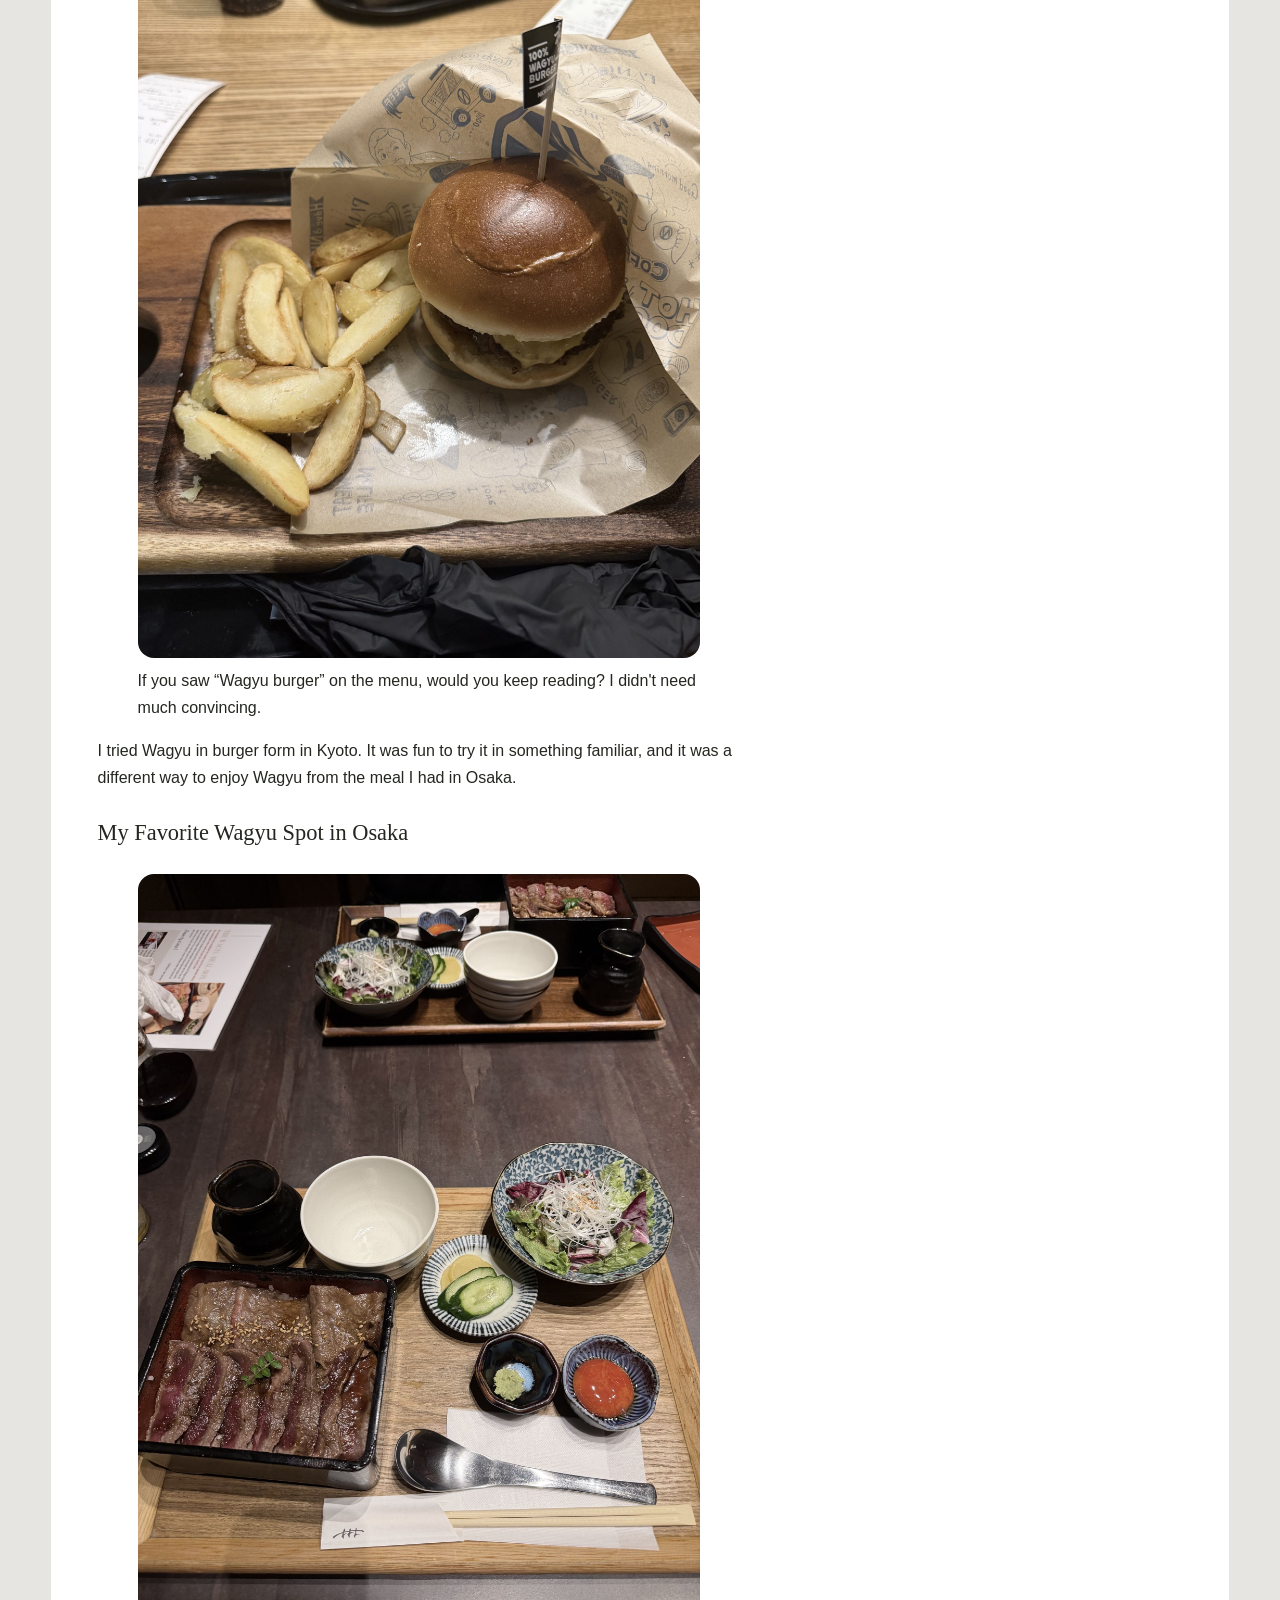
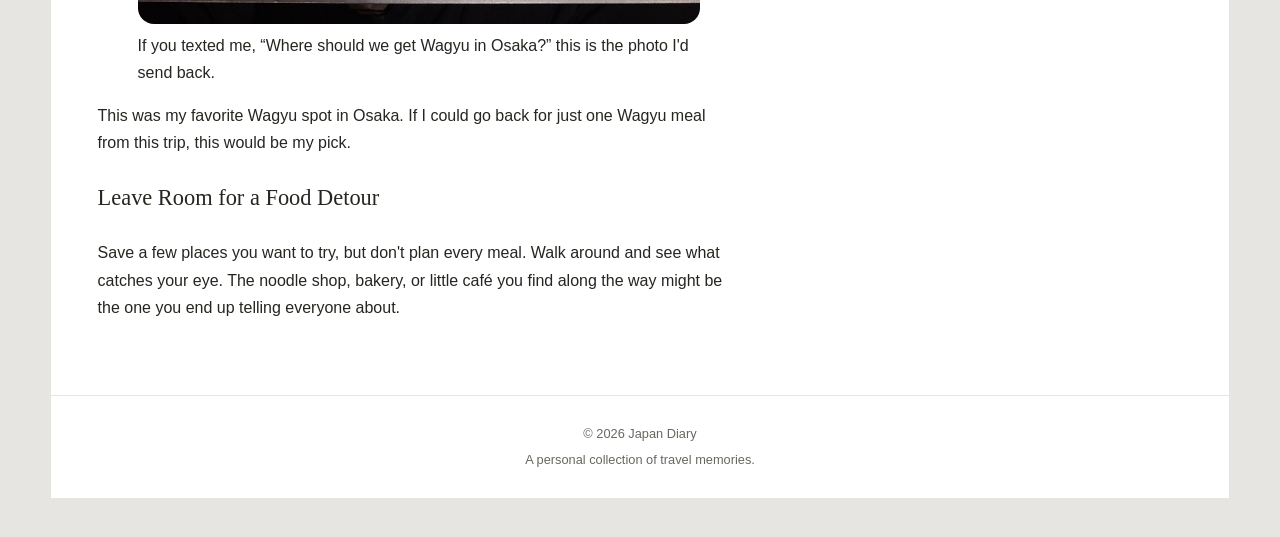
<file: food.html>
<!DOCTYPE html>
<html lang="en">
<head>
    <meta charset="UTF-8">
    <meta name="viewport" content="width=device-width, initial-scale=1.0">
    <meta name="description"
          content="My Japan food diary: matcha stops, a Shibuya ice cream swirl, Tokyo ramen, Shinjuku tacos, and Wagyu in Kyoto and Osaka.">
    <title>Japan Diary | Food Diaries</title>
    <link rel="stylesheet" href="Styles.css">
</head>

<body>
    <header>
        <h1>Japan Diary<span>.</span></h1>
        <p>A collection of places, little moments, and memories.</p>
    </header>

    <nav aria-label="Main navigation">
        <ul>
            <li><a href="index.html">Home</a></li>
            <li><a href="destinations.html">Places I Visited</a></li>
            <li><a href="food.html" aria-current="page">Food Diaries</a></li>
            <li><a href="tips.html">Travel Notes</a></li>
        </ul>
    </nav>

    <main>
        <div class="columns">
            <section id="welcome">
                <p class="eyebrow">A TASTE OF THE JOURNEY</p>
                <h2>Food Diaries</h2>
                <p>
                    If we were going through my Japan camera roll together,
                    these are the food photos I'd stop scrolling for.
                    We'd be here a while, especially once we got to the matcha.
                </p>

                <h3 id="matcha">The Matcha Chapter</h3>
                <p>
                    Okay, before we get to the ramen and Wagyu, let me show
                    you my matcha photos. Pick the one you'd order first.
                    And yes, the pancakes count.
                </p>

                <figure>
                    <img src="food/matcha.jpg"
                         alt="Matcha from my Japan trip"
                         class="diary-feature-photo">
                    <figcaption>
                        Let's start here. If you were sitting across from me,
                        I'd tell you to try a sip before we go anywhere else.
                    </figcaption>
                </figure>

                <figure>
                    <img src="food/matcha2.jpg"
                         alt="My second matcha photo from Japan"
                         class="diary-feature-photo"
                         loading="lazy">
                    <figcaption>
                        You know when you say, &ldquo;Okay, one more matcha&rdquo;?
                        This is why I can't be trusted with that sentence.
                    </figcaption>
                </figure>

                <figure>
                    <img src="food/matcha3.jpg"
                         alt="My third matcha photo from Japan"
                         class="diary-feature-photo"
                         loading="lazy">
                    <figcaption>
                        Be honest: would you let me take the photo first,
                        or would you already be reaching for it?
                    </figcaption>
                </figure>

                <figure>
                    <img src="food/matcha4.jpg"
                         alt="My fourth matcha photo from Japan"
                         class="diary-feature-photo"
                         loading="lazy">
                    <figcaption>
                        By photo four, I think we can agree that matcha
                        deserved its own chapter.
                    </figcaption>
                </figure>

                <h4 id="matcha-pancakes">Fluffy Matcha Pancakes</h4>
                <figure>
                    <img src="food/fluffy-matcha-pancakes.jpg"
                         alt="Fluffy matcha pancakes"
                         class="diary-feature-photo"
                         loading="lazy">
                    <figcaption>
                        Look at how fluffy these are. I'd offer to split them
                        with you, but I can't promise an even split.
                    </figcaption>
                </figure>
                <p>
                    Just when you thought we were done with matcha, here it
                    is in pancake form. If you're choosing between a drink
                    and dessert, this is your sign to at least look at the
                    dessert menu.
                </p>

                <h3 id="shibuya-ice-cream">Three Flavors, One Swirl in Shibuya</h3>
                <figure>
                    <img src="food/shibuya-ice-cream.jpg"
                         alt="Vanilla, coffee, and chocolate ice cream swirled together"
                         class="diary-feature-photo"
                         loading="lazy">
                    <figcaption>
                        Vanilla, coffee, and chocolate. Which flavor would
                        you go for first, or would you try all three in one bite?
                    </figcaption>
                </figure>
                <p>
                    My ice cream stop in Shibuya had three flavors in one
                    swirl: vanilla, coffee, and chocolate. I didn't have to
                    pick just one, which is exactly how I like my dessert
                    decisions.
                </p>

                <h3 id="tokyo-ramen">Tonkotsu Ramen in Tokyo</h3>
                <figure>
                    <img src="food/tokyo-ramen.jpg"
                         alt="A bowl of tonkotsu ramen from Tokyo"
                         class="diary-feature-photo"
                         loading="lazy">
                    <figcaption>
                        Are you a broth-first person or a noodles-first person?
                        With this bowl, I'd tell you to try the broth first.
                    </figcaption>
                </figure>
                <p>
                    In Tokyo, I ordered tonkotsu ramen, which has a rich broth
                    made from pork bones. If you asked what kind of ramen
                    I had on the trip, this is the bowl I'd pull up first.
                </p>

                <h3 id="shinjuku-tacos">Tacos in Shinjuku</h3>
                <figure>
                    <img src="food/shinjuku-tacos.jpg"
                         alt="Tacos I had in Shinjuku"
                         class="diary-feature-photo"
                         loading="lazy">
                    <figcaption>
                        Bet you didn't expect tacos in the middle of my Japan
                        food diary. That's exactly why this photo made the cut.
                    </figcaption>
                </figure>
                <p>
                    Tacos in Shinjuku were a fun detour from the ramen and
                    Wagyu in my food diary. I'm glad I left room in my plans
                    to try something different.
                </p>

                <h3 id="kyoto-burger">A Wagyu Burger in Kyoto</h3>
                <figure>
                    <img src="food/kyoto-wagyu-burger.jpg"
                         alt="A Wagyu burger from Kyoto"
                         class="diary-feature-photo"
                         loading="lazy">
                    <figcaption>
                        If you saw &ldquo;Wagyu burger&rdquo; on the menu,
                        would you keep reading? I didn't need much convincing.
                    </figcaption>
                </figure>
                <p>
                    I tried Wagyu in burger form in Kyoto. It was fun to try
                    it in something familiar, and it was a different way to
                    enjoy Wagyu from the meal I had in Osaka.
                </p>

                <h3 id="osaka-wagyu">My Favorite Wagyu Spot in Osaka</h3>
                <figure>
                    <img src="food/osaka-wagyu.jpg"
                         alt="My favorite Wagyu meal in Osaka"
                         class="diary-feature-photo"
                         loading="lazy">
                    <figcaption>
                        If you texted me, &ldquo;Where should we get Wagyu
                        in Osaka?&rdquo; this is the photo I'd send back.
                    </figcaption>
                </figure>
                <p>
                    This was my favorite Wagyu spot in Osaka. If I could
                    go back for just one Wagyu meal from this trip, this
                    would be my pick.
                </p>

                <h3>Leave Room for a Food Detour</h3>
                <p>
                    Save a few places you want to try, but don't plan every
                    meal. Walk around and see what catches your eye. The
                    noodle shop, bakery, or little café you find along the
                    way might be the one you end up telling everyone about.
                </p>
            </section>

            <aside>
                <p class="eyebrow">FIND YOUR NEXT BITE</p>
                <h2>Jump to a Food Memory</h2>
                <ul>
                    <li><a href="#matcha">The matcha chapter</a></li>
                    <li><a href="#matcha-pancakes">Fluffy matcha pancakes</a></li>
                    <li><a href="#shibuya-ice-cream">Shibuya ice cream swirl</a></li>
                    <li><a href="#tokyo-ramen">Tokyo tonkotsu ramen</a></li>
                    <li><a href="#shinjuku-tacos">Shinjuku tacos</a></li>
                    <li><a href="#kyoto-burger">Kyoto Wagyu burger</a></li>
                    <li><a href="#osaka-wagyu">My favorite Wagyu in Osaka</a></li>
                </ul>
                <p><a href="tips.html">Read my Travel Notes &rarr;</a></p>
            </aside>
        </div>
    </main>

    <footer>
        <p>&copy; 2026 Japan Diary</p>
        <p>A personal collection of travel memories.</p>
    </footer>
</body>
</html>
</file>
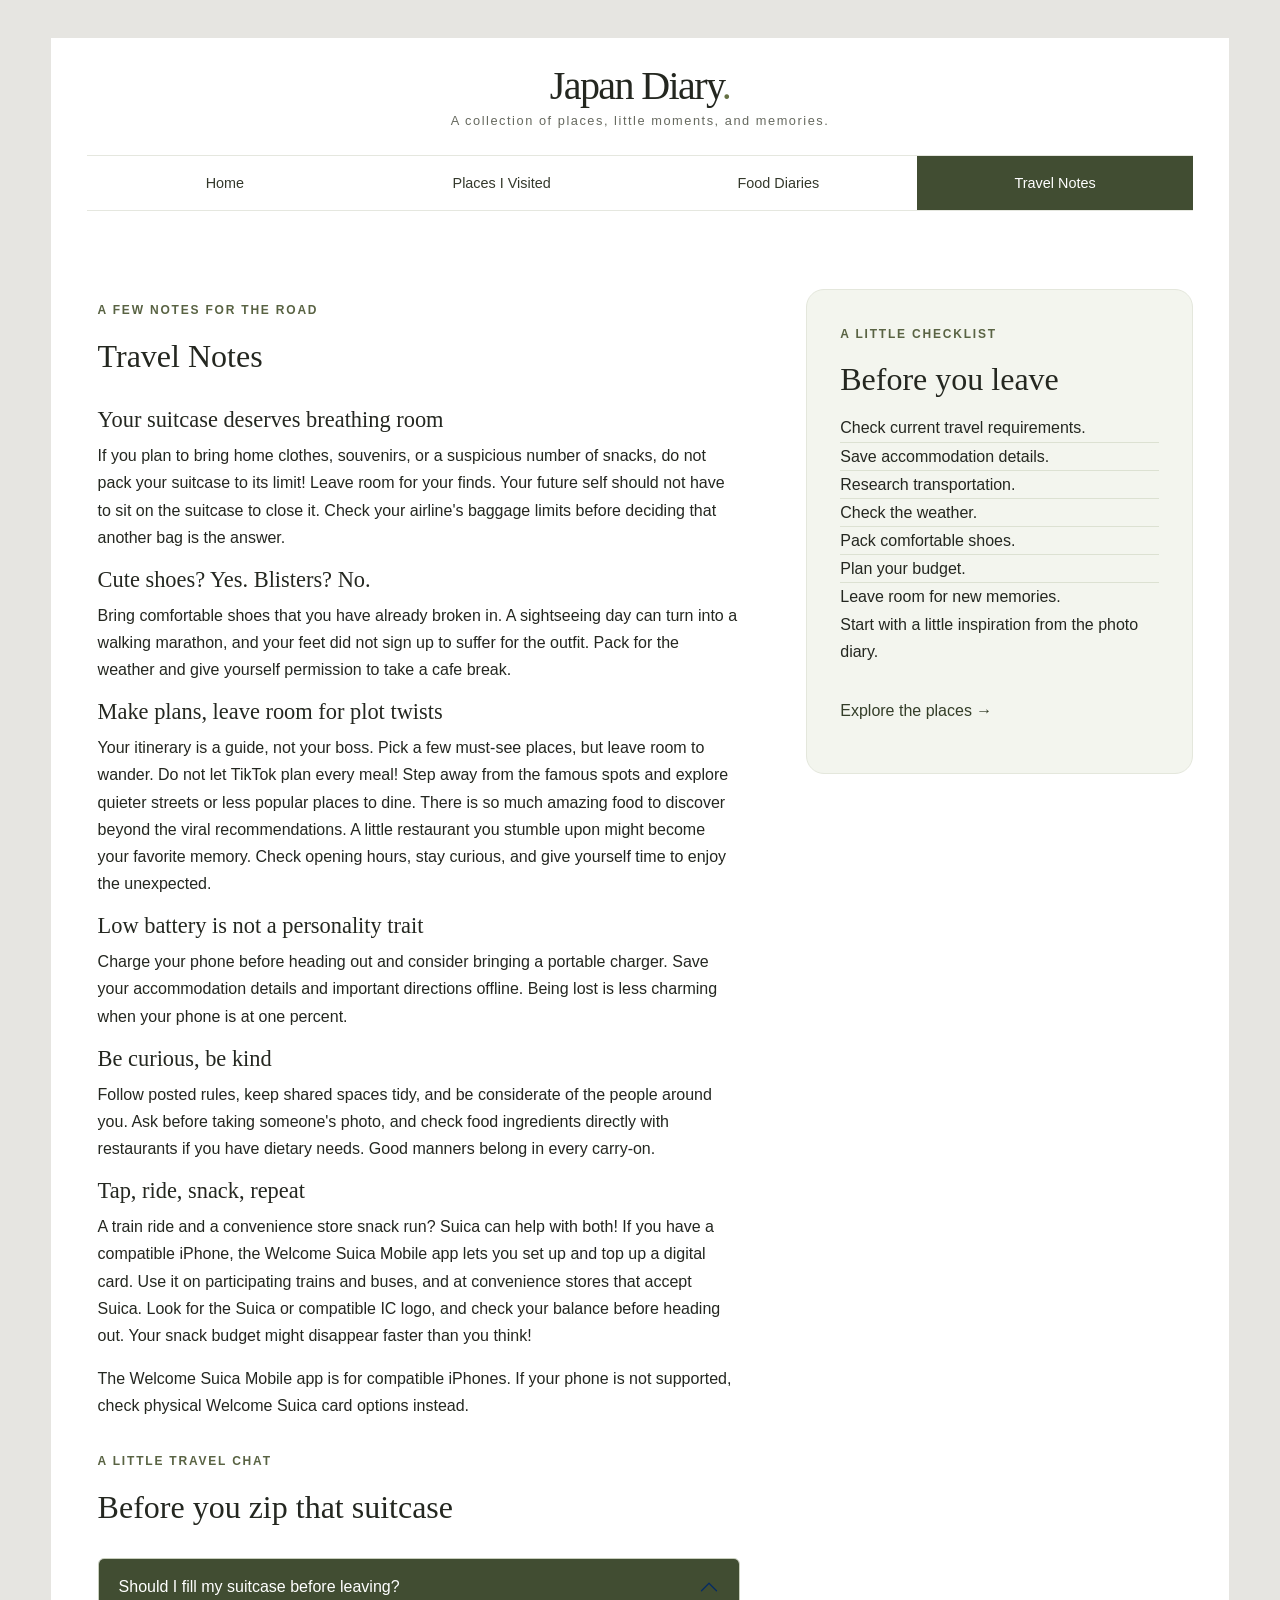
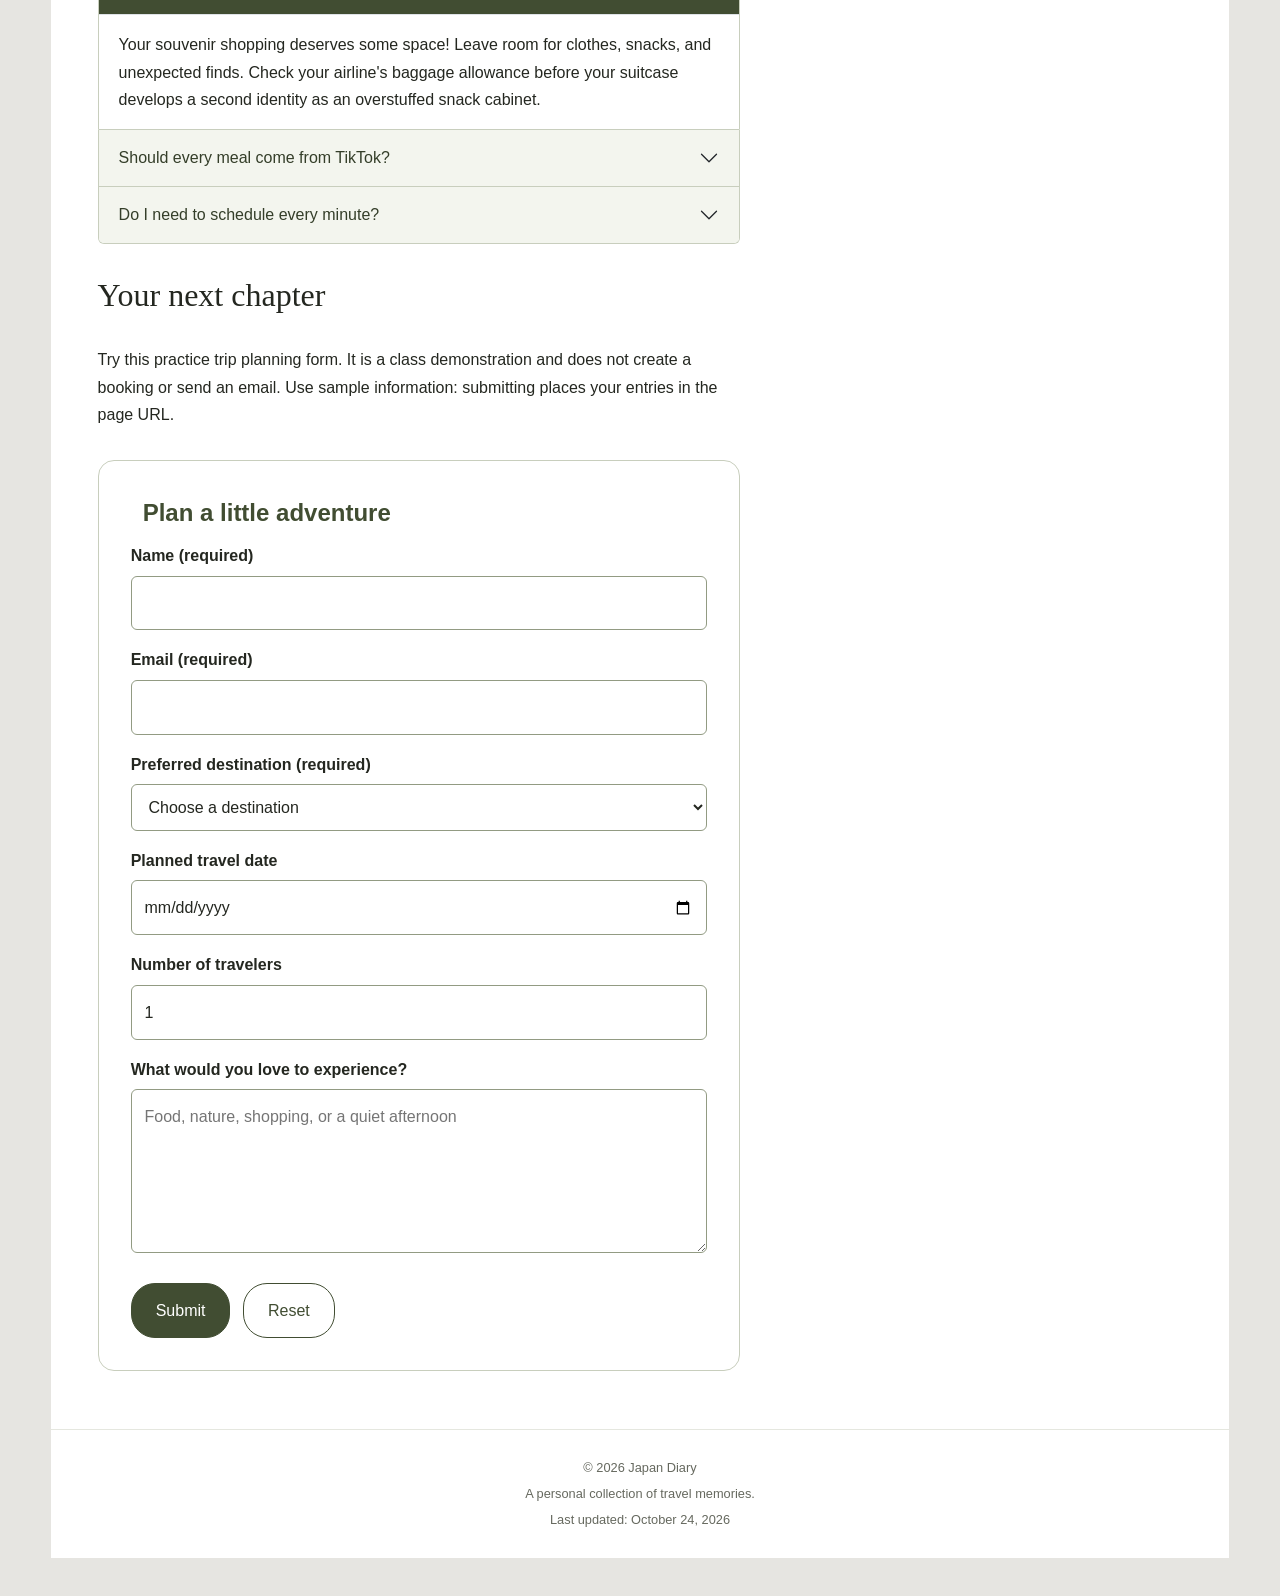
<file: tips.html>
<!DOCTYPE html>
<html lang="en">
<head>
    <meta charset="UTF-8">
    <meta name="description"
          content="Japan Diary travel notes, preparation reminders, and a practice trip planning form.">
    <meta name="viewport"
          content="width=device-width, initial-scale=1.0">

    <title>Japan Diary | Travel Notes</title>

    <link href="https://cdn.jsdelivr.net/npm/bootstrap@5.3.8/dist/css/bootstrap.min.css"
          rel="stylesheet">
    <link rel="stylesheet" href="Styles.css">
</head>

<body>
    <header>
        <h1>Japan Diary<span>.</span></h1>
        <p>A collection of places, little moments, and memories.</p>
    </header>

    <nav aria-label="Main navigation">
        <ul>
            <li><a href="index.html">Home</a></li>
            <li><a href="destinations.html">Places I Visited</a></li>
            <li><a href="food.html">Food Diaries</a></li>
            <li>
                <a href="tips.html" aria-current="page">Travel Notes</a>
            </li>
        </ul>
    </nav>

    <main>
        <div class="columns">
            <section id="welcome">
                <p class="eyebrow">A FEW NOTES FOR THE ROAD</p>
                <h2>Travel Notes</h2>

                <h3>Your suitcase deserves breathing room</h3>
                <p>
                    If you plan to bring home clothes, souvenirs,
                    or a suspicious number of snacks, do not pack
                    your suitcase to its limit! Leave room for
                    your finds. Your future self should not have
                    to sit on the suitcase to close it. Check your
                    airline's baggage limits before deciding that
                    another bag is the answer.
                </p>

                <h3>Cute shoes? Yes. Blisters? No.</h3>
                <p>
                    Bring comfortable shoes that you have already
                    broken in. A sightseeing day can turn into a
                    walking marathon, and your feet did not sign
                    up to suffer for the outfit. Pack for the
                    weather and give yourself permission to take
                    a cafe break.
                </p>

                <h3>Make plans, leave room for plot twists</h3>
                <p>
                    Your itinerary is a guide, not your boss.
                    Pick a few must-see places, but leave room
                    to wander. Do not let TikTok plan every meal!
                    Step away from the famous spots and explore
                    quieter streets or less popular places to
                    dine. There is so much amazing food to
                    discover beyond the viral recommendations.
                    A little restaurant you stumble upon might
                    become your favorite memory. Check opening
                    hours, stay curious, and give yourself time
                    to enjoy the unexpected.
                </p>

                <h3>Low battery is not a personality trait</h3>
                <p>
                    Charge your phone before heading out and
                    consider bringing a portable charger. Save
                    your accommodation details and important
                    directions offline. Being lost is less
                    charming when your phone is at one percent.
                </p>

                <h3>Be curious, be kind</h3>
                <p>
                    Follow posted rules, keep shared spaces tidy,
                    and be considerate of the people around you.
                    Ask before taking someone's photo, and check
                    food ingredients directly with restaurants
                    if you have dietary needs. Good manners
                    belong in every carry-on.
                </p>

                <h3>Tap, ride, snack, repeat</h3>
                <p>
                    A train ride and a convenience store snack
                    run? Suica can help with both! If you have
                    a compatible iPhone, the Welcome Suica Mobile
                    app lets you set up and top up a digital card.
                    Use it on participating trains and buses,
                    and at convenience stores that accept Suica.
                    Look for the Suica or compatible IC logo,
                    and check your balance before heading out.
                    Your snack budget might disappear faster
                    than you think!
                </p>
                <p>
                    The Welcome Suica Mobile app is for compatible
                    iPhones. If your phone is not supported, check
                    physical Welcome Suica card options instead.
                </p>

                <section class="diary-faq" aria-labelledby="faq-title">
                    <p class="eyebrow">A LITTLE TRAVEL CHAT</p>
                    <h2 id="faq-title">
                        Before you zip that suitcase
                    </h2>

                    <div class="accordion" id="travelAccordion">
                        <div class="accordion-item">
                            <h3 class="accordion-header"
                                id="packing-heading">
                                <button class="accordion-button"
                                        type="button"
                                        data-bs-toggle="collapse"
                                        data-bs-target="#packing-answer"
                                        aria-expanded="true"
                                        aria-controls="packing-answer">
                                    Should I fill my suitcase
                                    before leaving?
                                </button>
                            </h3>

                            <div id="packing-answer"
                                    class="accordion-collapse collapse show"
                                    role="region"
                                    aria-labelledby="packing-heading"
                                    data-bs-parent="#travelAccordion">
                                <div class="accordion-body">
                                    Your souvenir shopping deserves
                                    some space! Leave room for clothes,
                                    snacks, and unexpected finds.
                                    Check your airline's baggage
                                    allowance before your suitcase
                                    develops a second identity as an
                                    overstuffed snack cabinet.
                                </div>
                            </div>
                        </div>

                        <div class="accordion-item">
                            <h3 class="accordion-header"
                                id="dining-heading">
                                <button class="accordion-button collapsed"
                                        type="button"
                                        data-bs-toggle="collapse"
                                        data-bs-target="#dining-answer"
                                        aria-expanded="false"
                                        aria-controls="dining-answer">
                                    Should every meal come from TikTok?
                                </button>
                            </h3>

                           <div id="dining-answer"
                                    class="accordion-collapse collapse"
                                    role="region"
                                    aria-labelledby="dining-heading"
                                    data-bs-parent="#travelAccordion">
                                <div class="accordion-body">
                                    Give your saved videos a little
                                    break. Explore quieter streets
                                    and less popular places to dine.
                                    Your next favorite meal might
                                    come from somewhere you discovered
                                    yourself. Check the menu, follow
                                    your curiosity, and leave room
                                    for dessert.
                                </div>
                            </div>
                        </div>

                        <div class="accordion-item">
                            <h3 class="accordion-header"
                                id="schedule-heading">
                                <button class="accordion-button collapsed"
                                        type="button"
                                        data-bs-toggle="collapse"
                                        data-bs-target="#schedule-answer"
                                        aria-expanded="false"
                                        aria-controls="schedule-answer">
                                    Do I need to schedule every minute?
                                </button>
                            </h3>

                             <div id="schedule-answer"
                                    class="accordion-collapse collapse"
                                    role="region"
                                    aria-labelledby="schedule-heading"
                                    data-bs-parent="#travelAccordion">
                                <div class="accordion-body">
                                    Your itinerary is a guide,
                                    not your boss. Choose a few
                                    priorities, check opening hours,
                                    and leave space for wandering,
                                    resting, and unexpected
                                    discoveries. A cafe break
                                    absolutely counts as part
                                    of the adventure.
                                </div>
                            </div>
                        </div>
                    </div>
                </section>

                <h2>Your next chapter</h2>
                <p id="form-note">
                    Try this practice trip planning form.
                    It is a class demonstration and does not
                    create a booking or send an email.
                    Use sample information: submitting places
                    your entries in the page URL.
                </p>

                <form action="tips.html"
                      method="get"
                      aria-describedby="form-note">
                    <fieldset>
                        <legend>Plan a little adventure</legend>

                        <label for="traveler-name">
                            Name (required)
                        </label>
                        <input type="text"
                               id="traveler-name"
                               name="traveler_name"
                               autocomplete="name"
                               required>

                        <label for="traveler-email">
                            Email (required)
                        </label>
                        <input type="email"
                               id="traveler-email"
                               name="traveler_email"
                               autocomplete="email"
                               required>

                        <label for="destination">
                            Preferred destination (required)
                        </label>
                        <select id="destination"
                                name="destination"
                                required>
                            <option value="">Choose a destination</option>
                            <option value="tokyo">Tokyo</option>
                            <option value="kyoto">Kyoto</option>
                            <option value="osaka">Osaka</option>
                            <option value="nara">Nara</option>
                        </select>

                        <label for="travel-date">
                            Planned travel date
                        </label>
                        <input type="date"
                               id="travel-date"
                               name="travel_date">

                        <label for="travelers">
                            Number of travelers
                        </label>
                        <input type="number"
                               id="travelers"
                               name="travelers"
                               min="1"
                               max="20"
                               value="1">

                        <label for="interests">
                            What would you love to experience?
                        </label>
                        <textarea id="interests"
                                  name="interests"
                                  rows="5"
                                  placeholder="Food, nature, shopping, or a quiet afternoon"></textarea>

                        <div class="form-buttons">
                            <button type="submit">Submit</button>
                            <button type="reset">Reset</button>
                        </div>
                    </fieldset>
                </form>
            </section>

            <aside>
                <p class="eyebrow">A LITTLE CHECKLIST</p>
                <h2>Before you leave</h2>

                <ul>
                    <li>Check current travel requirements.</li>
                    <li>Save accommodation details.</li>
                    <li>Research transportation.</li>
                    <li>Check the weather.</li>
                    <li>Pack comfortable shoes.</li>
                    <li>Plan your budget.</li>
                    <li>Leave room for new memories.</li>
                </ul>

                <p>
                    Start with a little inspiration
                    from the photo diary.
                </p>

                <a href="destinations.html">
                    Explore the places &rarr;
                </a>
            </aside>
        </div>
    </main>

    <footer>
        <p>&copy; 2026 Japan Diary</p>
        <p>A personal collection of travel memories.</p>
        <p>Last updated: October 24, 2026</p>
    </footer>

    <script src="https://cdn.jsdelivr.net/npm/bootstrap@5.3.8/dist/js/bootstrap.bundle.min.js"></script>
</body>
</html>
</file>
<file: Styles.css>
/* General layout */
* {
    box-sizing: border-box;
}

html {
    background-color: #e6e5e1;
}

body {
    width: 92%;
    margin: 3% auto;
    color: #242720;
    background-color: #ffffff;
    font-family: Arial, Helvetica, sans-serif;
    font-size: 100%;
    line-height: 1.7;
}

/* Header */
header {
    padding: 2% 4%;
    text-align: center;
}

header h1 {
    margin: 0;
    font-family: Georgia, "Times New Roman", serif;
    font-size: 2.5em;
    font-weight: normal;
    letter-spacing: -0.04em;
}

header h1 span {
    color: #657044;
}

header p {
    margin: 0;
    color: #66695f;
    font-size: 0.8em;
    letter-spacing: 0.12em;
}

/* Navigation */
nav {
    margin: 0 3%;
    border-top: 1px solid #e5e7df;
    border-bottom: 1px solid #e5e7df;
}

nav ul {
    margin: 0;
    padding: 0;
    list-style: none;
}

nav ul::after {
    content: "";
    display: block;
    clear: both;
}

nav li {
    float: left;
    width: 25%;
}

nav a {
    display: block;
    padding: 1em 2%;
    color: #34392c;
    text-align: center;
    text-decoration: none;
    font-size: 0.9em;
}

nav a:hover,
nav a:focus,
nav a[aria-current="page"] {
    color: #ffffff;
    background-color: #414d32;
}

/* Main area */
main {
    width: 100%;
    padding: 2% 3% 4%;
}

/* Large scenic banner */
.hero {
    padding: 8% 5%;
    border-radius: 24px;
    color: #ffffff;
    background-color: #414d32;
    background-image:
        linear-gradient(
            rgba(0, 0, 0, 0.25),
            rgba(0, 0, 0, 0.6)
        ),
     url("Images/japan.jpg");
    background-position: center;
    background-size: cover;
}

.hero h2 {
    margin: 0 0 3%;
    font-family: Georgia, "Times New Roman", serif;
    font-size: clamp(2.5em, 7vw, 7em);
    font-weight: normal;
    line-height: 1.05;
    letter-spacing: -0.05em;
}

.hero p {
    margin-bottom: 5%;
    font-family: Georgia, "Times New Roman", serif;
    font-size: 1.5em;
    line-height: 1.3;
}

.button {
    display: inline-block;
    padding: 0.8em 1.5em;
    border-radius: 30px;
    color: #242720;
    background-color: #ffffff;
    text-decoration: none;
    font-size: 0.85em;
    font-weight: bold;
}

.button:hover,
.button:focus {
    background-color: #e5e9d9;
}

/* Book-style fluid columns */
.columns {
    width: 100%;
    margin-top: 5%;
}

.columns::after {
    content: "";
    display: block;
    clear: both;
}

#welcome {
    float: left;
    width: 62%;
    padding: 1% 3% 1% 1%;
}

aside {
    float: right;
    width: 35%;
    padding: 3%;
    border: 1px solid #e4e7dc;
    border-radius: 18px;
    background-color: #f3f5ee;
}

.columns h2 {
    margin: 0 0 5%;
    font-family: Georgia, "Times New Roman", serif;
    font-size: 2em;
    font-weight: normal;
    line-height: 1.2;
}

.columns h3 {
    font-family: Georgia, "Times New Roman", serif;
    font-size: 1.4em;
    font-weight: normal;
}

.eyebrow {
    margin-top: 0;
    color: #596343;
    font-size: 0.75em;
    font-weight: bold;
    letter-spacing: 0.15em;
}

aside ul {
    margin: 0;
    padding: 0;
    list-style: none;
}

aside li {
    border-bottom: 1px solid #dce1d2;
}

aside li:last-child {
    border-bottom: 0;
}

aside a {
    display: block;
    padding: 1em 0;
    color: #343e29;
    text-decoration: none;
}

aside a:hover,
aside a:focus {
    text-decoration: underline;
}

/* Scalable content images */
main img {
    max-width: 100%;
    height: auto;
    border-radius: 16px;
}

/* Footer */
footer {
    clear: both;
    padding: 2%;
    border-top: 1px solid #e5e7df;
    color: #66695f;
    text-align: center;
    font-size: 0.8em;
}

footer p {
    margin: 0.3em 0;
}

/* Smaller screens */
@media screen and (max-width: 600px) {
    nav li {
        width: 50%;
    }

    .hero {
        padding: 12% 6%;
    }

    .hero p {
        font-size: 1.2em;
    }

    #welcome,
    aside {
        float: none;
        width: 100%;
    }

    #welcome {
        padding: 4% 1%;
    }

    aside {
        margin-top: 4%;
        padding: 6%;
    }
}/* Trip planning form */
form {
    margin-top: 5%;
}

fieldset {
    min-width: 0;
    margin: 0;
    padding: 5%;
    border: 1px solid #c8cebd;
    border-radius: 16px;
}

legend {
    padding: 0 0.5em;
    color: #414d32;
    font-weight: bold;
}

form label {
    display: block;
    margin-top: 1em;
    margin-bottom: 0.4em;
    font-weight: bold;
}

form input,
form select,
form textarea {
    display: block;
    width: 100%;
    padding: 0.8em;
    border: 1px solid #929b83;
    border-radius: 6px;
    color: #242720;
    background-color: #ffffff;
    font: inherit;
}

form textarea {
    resize: vertical;
}

form input:focus,
form select:focus,
form textarea:focus {
    outline: 2px solid #414d32;
    outline-offset: 2px;
}

.form-buttons {
    margin-top: 1.5em;
}

.form-buttons button {
    margin: 0.4em 0.5em 0 0;
    padding: 0.8em 1.5em;
    border: 1px solid #414d32;
    border-radius: 24px;
    color: #ffffff;
    background-color: #414d32;
    font: inherit;
    cursor: pointer;
}

.form-buttons button[type="reset"] {
    color: #414d32;
    background-color: #ffffff;
}

.form-buttons button:hover {
    color: #ffffff;
    background-color: #28321e;
}

.form-buttons button:focus {
    outline: 2px solid #414d32;
    outline-offset: 3px;
}

/* Fluid image gallery */
.gallery-grid::after {
    content: "";
    display: block;
    clear: both;
}

.gallery {
    float: left;
    width: 48%;
    margin: 0 4% 4% 0;
    border: 1px solid #c8cebd;
    border-radius: 12px;
    overflow: hidden;
    background-color: #ffffff;
}

.gallery:nth-child(even) {
    margin-right: 0;
}

.gallery:hover {
    border-color: #414d32;
}

.gallery a {
    display: block;
}

.gallery a:focus {
    outline: 3px solid #414d32;
    outline-offset: -3px;
}

.gallery img {
    display: block;
    width: 100%;
    height: auto;
    aspect-ratio: 4 / 3;
    object-fit: cover;
    border-radius: 0;
}

.desc {
    padding: 1em;
    text-align: center;
    font-size: 0.9em;
}

@media screen and (max-width: 600px) {
    .gallery {
        float: none;
        width: 100%;
        margin-right: 0;
        margin-bottom: 6%;
    }
}
/* Bootstrap card group */
.diary-highlights {
    margin: 5% 0;
}

.diary-highlights > h2 {
    margin-bottom: 1em;
    font-family: Georgia, "Times New Roman", serif;
    font-weight: normal;
}

.diary-highlights .card {
    border-color: #c8cebd;
}

.diary-highlights .card-img-top {
    width: 100%;
    height: auto;
    aspect-ratio: 4 / 3;
    object-fit: cover;
    border-radius: 0;
}

.diary-highlights .card-title {
    font-family: Georgia, "Times New Roman", serif;
    font-size: 1.5em;
}

.diary-highlights .card-footer {
    color: #414d32;
    background-color: #f3f5ee;
    border-color: #c8cebd;
}

/* Bootstrap accordion */
.diary-faq {
    margin: 2em 0;
}

.diary-faq .accordion-header {
    margin: 0;
    padding: 0;
}

.diary-faq .accordion-item {
    border-color: #c8cebd;
}

.diary-faq .accordion-button {
    color: #343e29;
    background-color: #f3f5ee;
    font-family: Arial, Helvetica, sans-serif;
    line-height: 1.5;
}

.diary-faq .accordion-button:not(.collapsed) {
    color: #ffffff;
    background-color: #414d32;
}

.diary-faq .accordion-button:focus {
    box-shadow: inset 0 0 0 3px #929b83;
}

.diary-faq .accordion-body {
    color: #242720;
    background-color: #ffffff;
}
/* Homepage: Japan With My Friends */
.friends-section {
    box-sizing: border-box;
    width: 100%;
    max-width: 72rem;
    margin: 3rem auto;
    padding: 2rem clamp(1rem, 5vw, 3rem);
}

.friends-section .eyebrow,
.friends-section h2 {
    text-align: center;
}

.friends-section .friends-intro {
    max-width: 42rem;
    margin: 0 auto 1.75rem;
    text-align: center;
}

.friends-section .card-group {
    display: grid;
    grid-template-columns: repeat(3, minmax(0, 1fr));
    gap: 1rem;
}

.friends-section .card-group > .card {
    min-width: 0;
    margin: 0;
    overflow: hidden;
    border: 1px solid #d8c7e6;
    border-radius: 16px;
}

.friends-section .card-img-top {
    display: block;
    width: 100%;
    height: auto;
    aspect-ratio: 4 / 3;
    object-fit: cover;
    object-position: center 35%;
}

.friends-section figcaption {
    padding: 1rem;
}

@media (max-width: 700px) {
    .friends-section .card-group {
        grid-template-columns: 1fr;
    }
}
</file>
